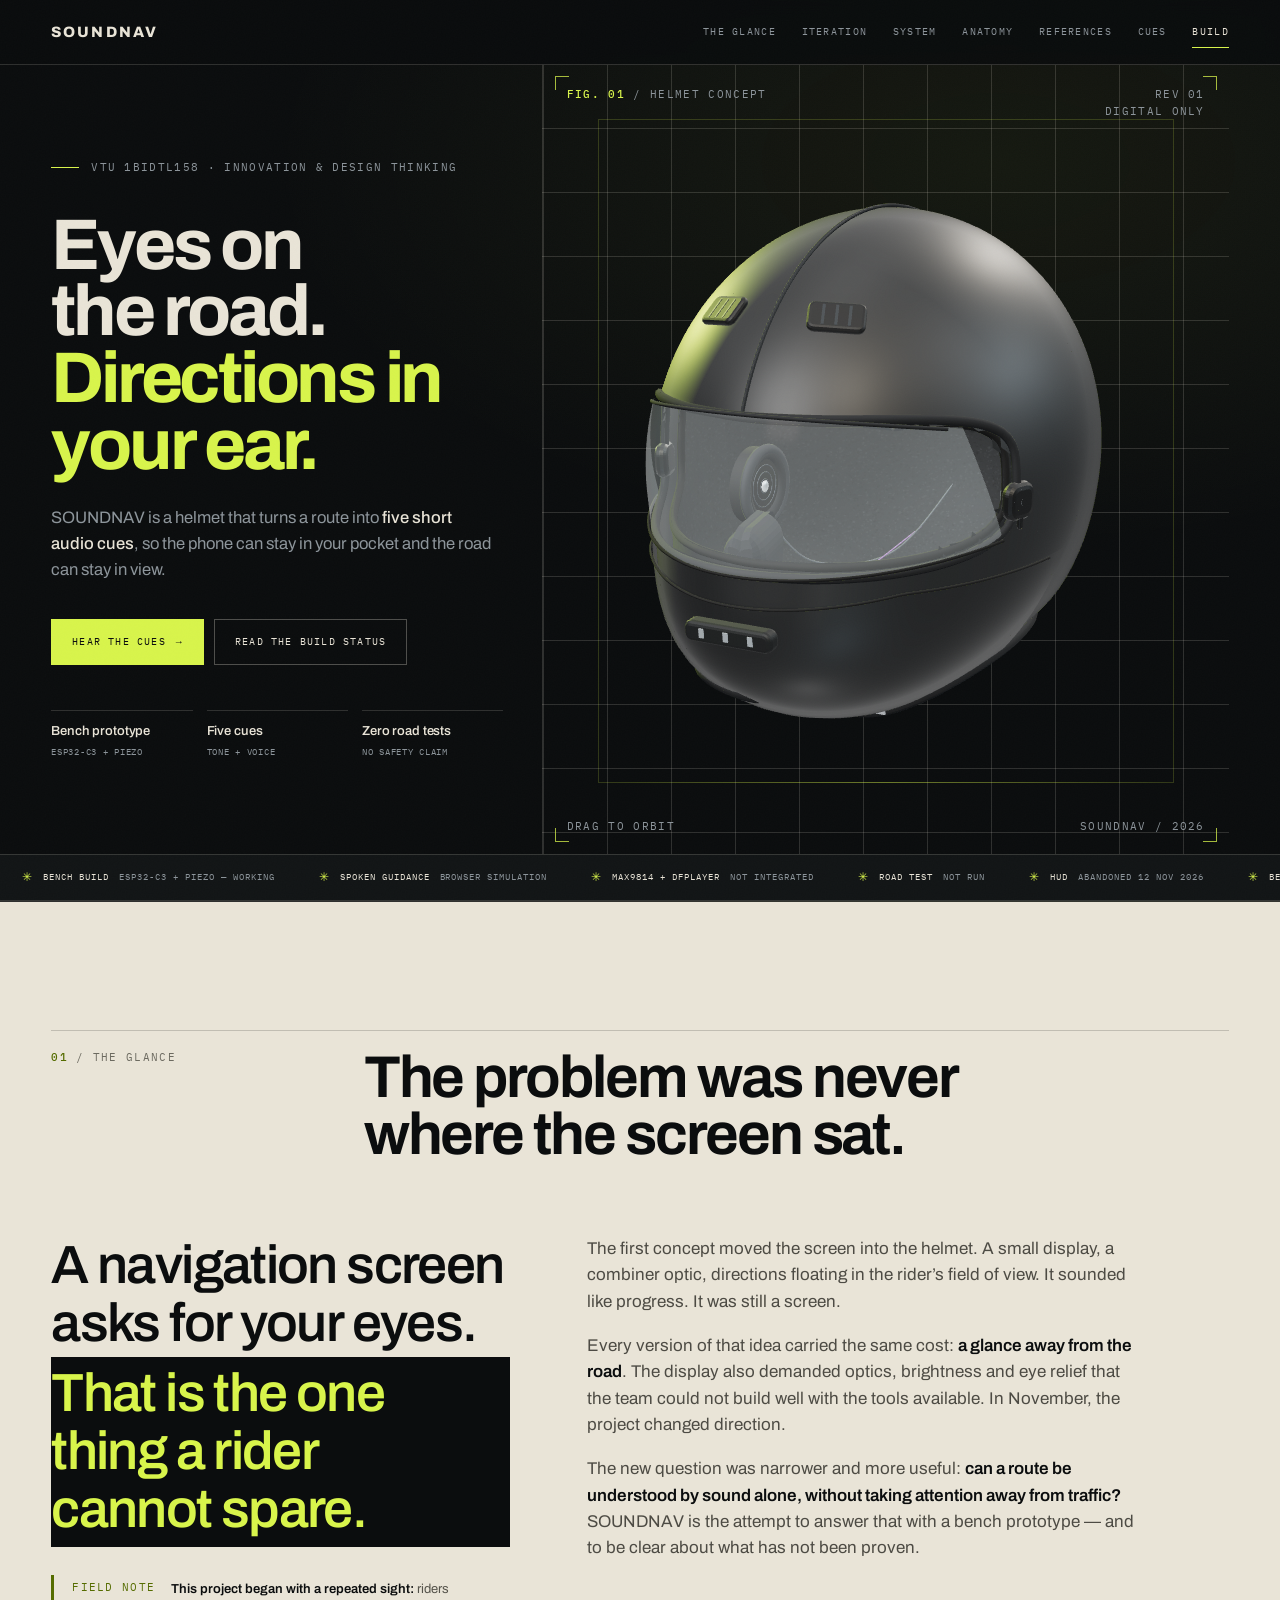
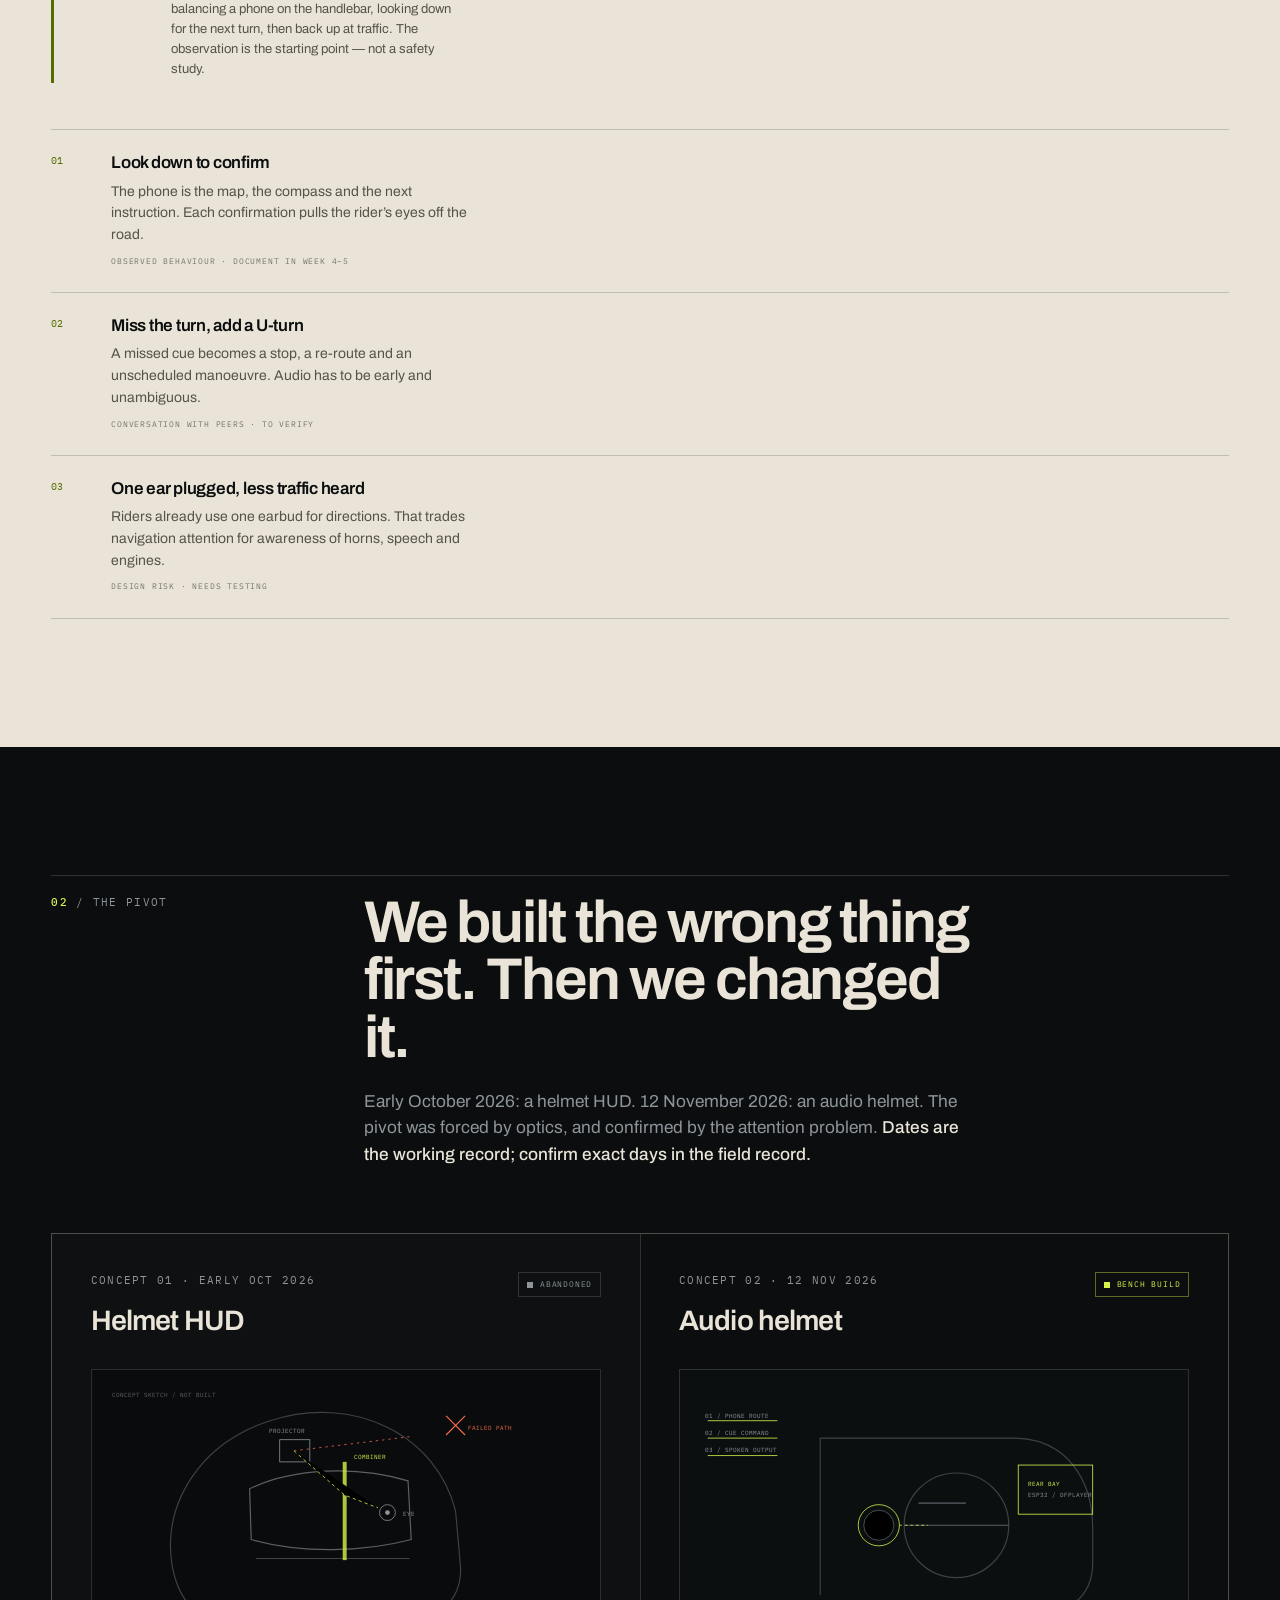
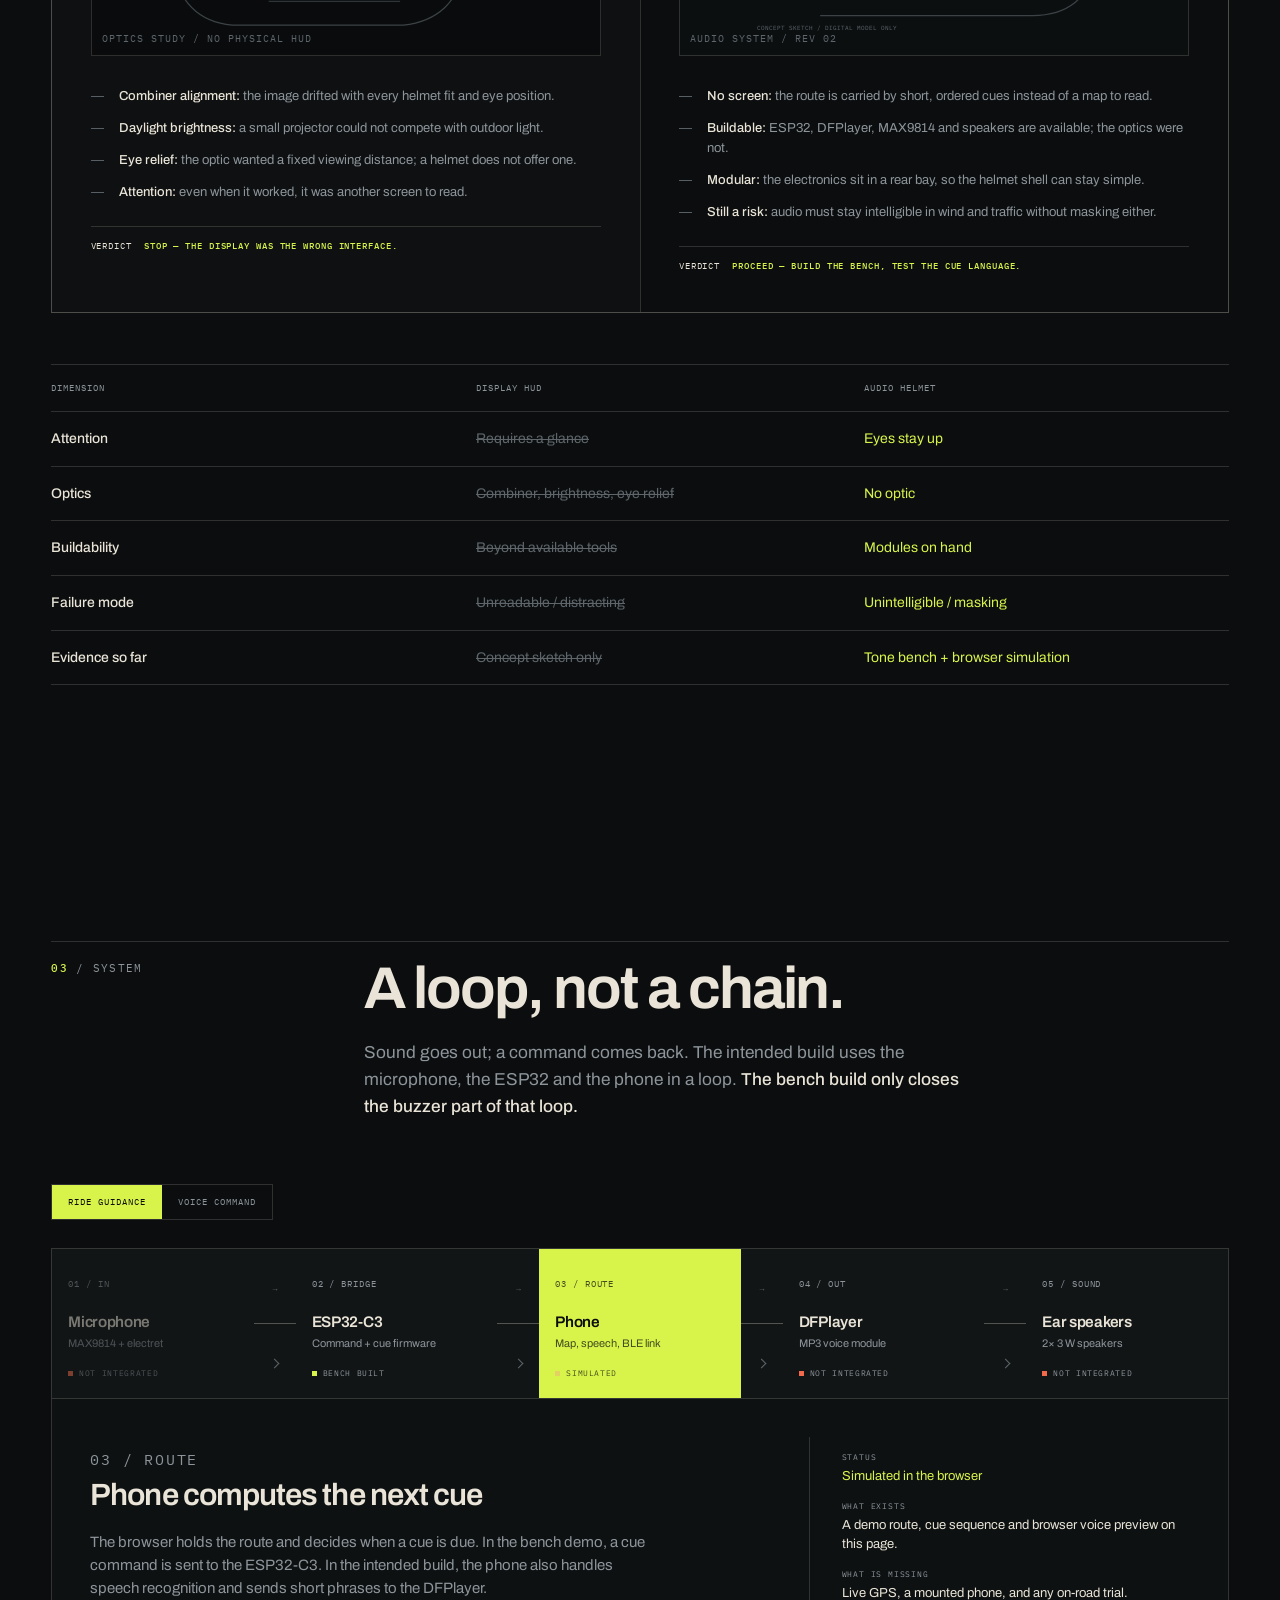
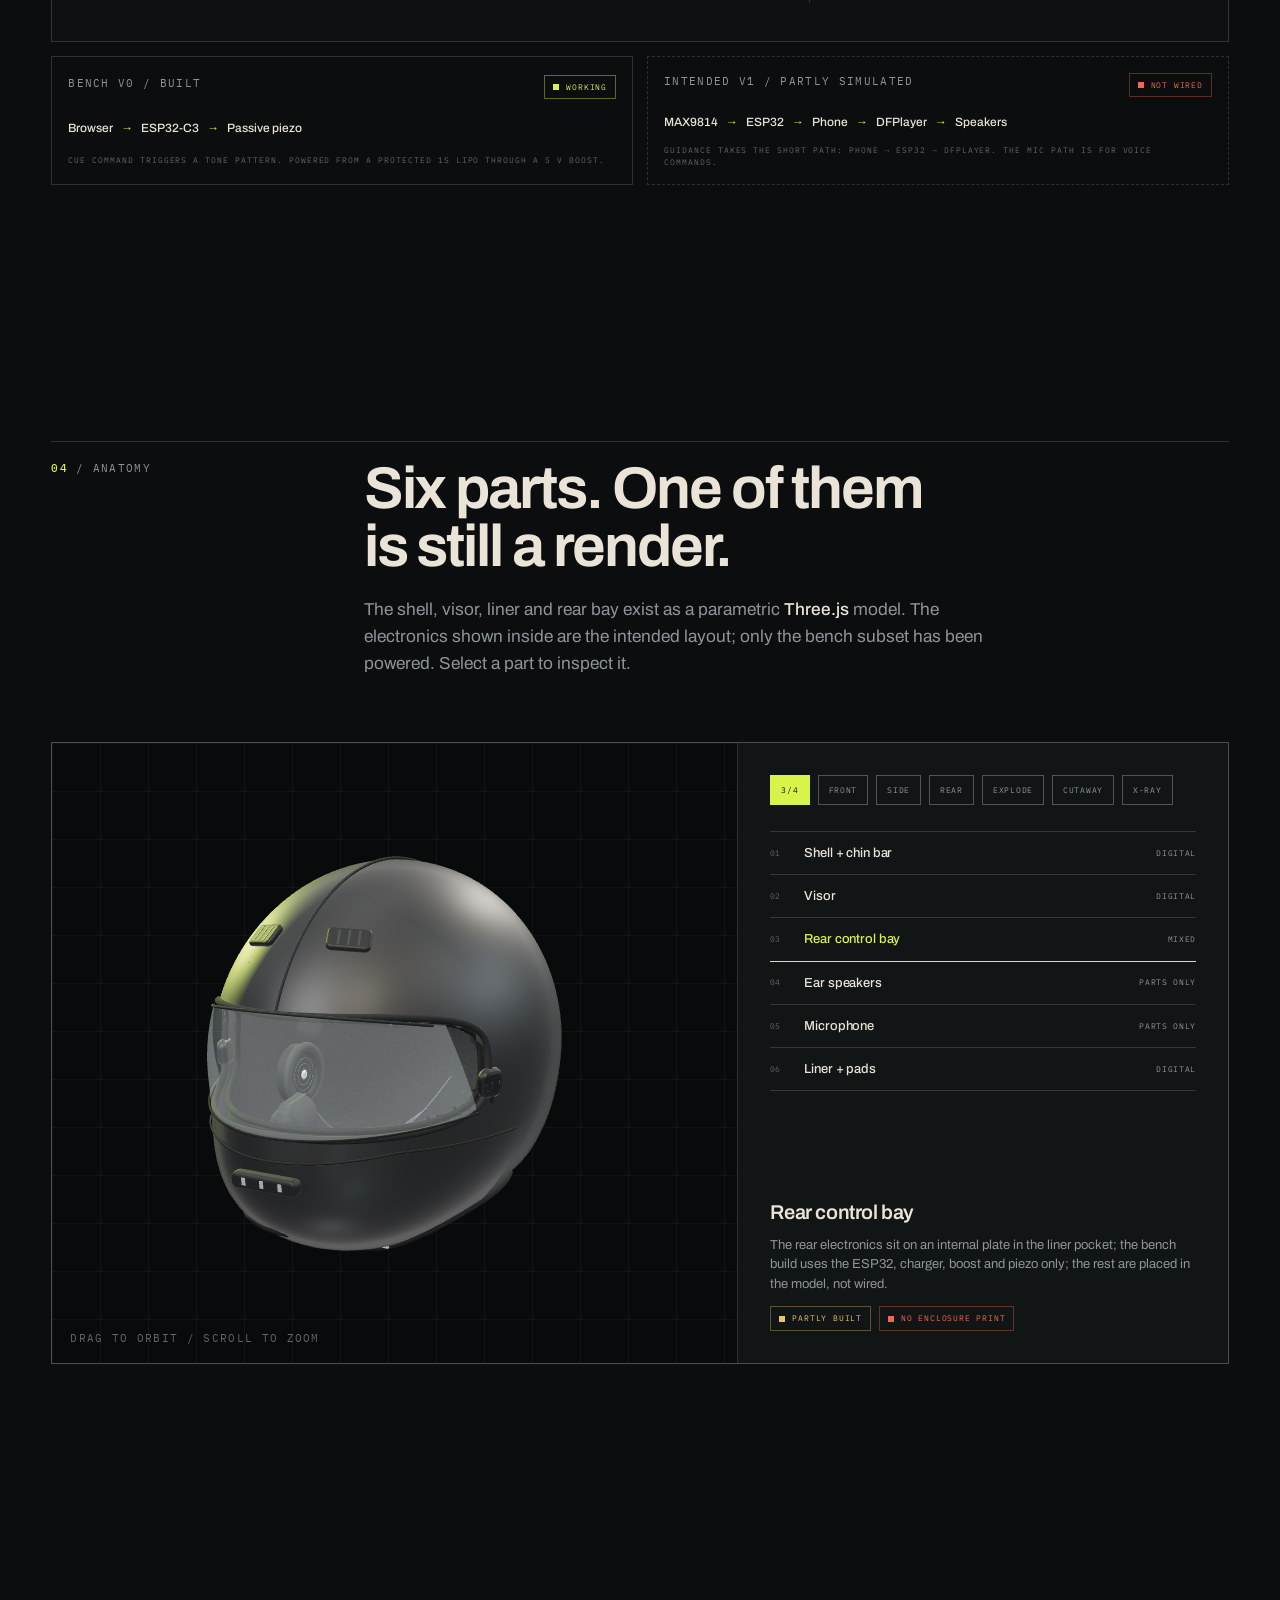
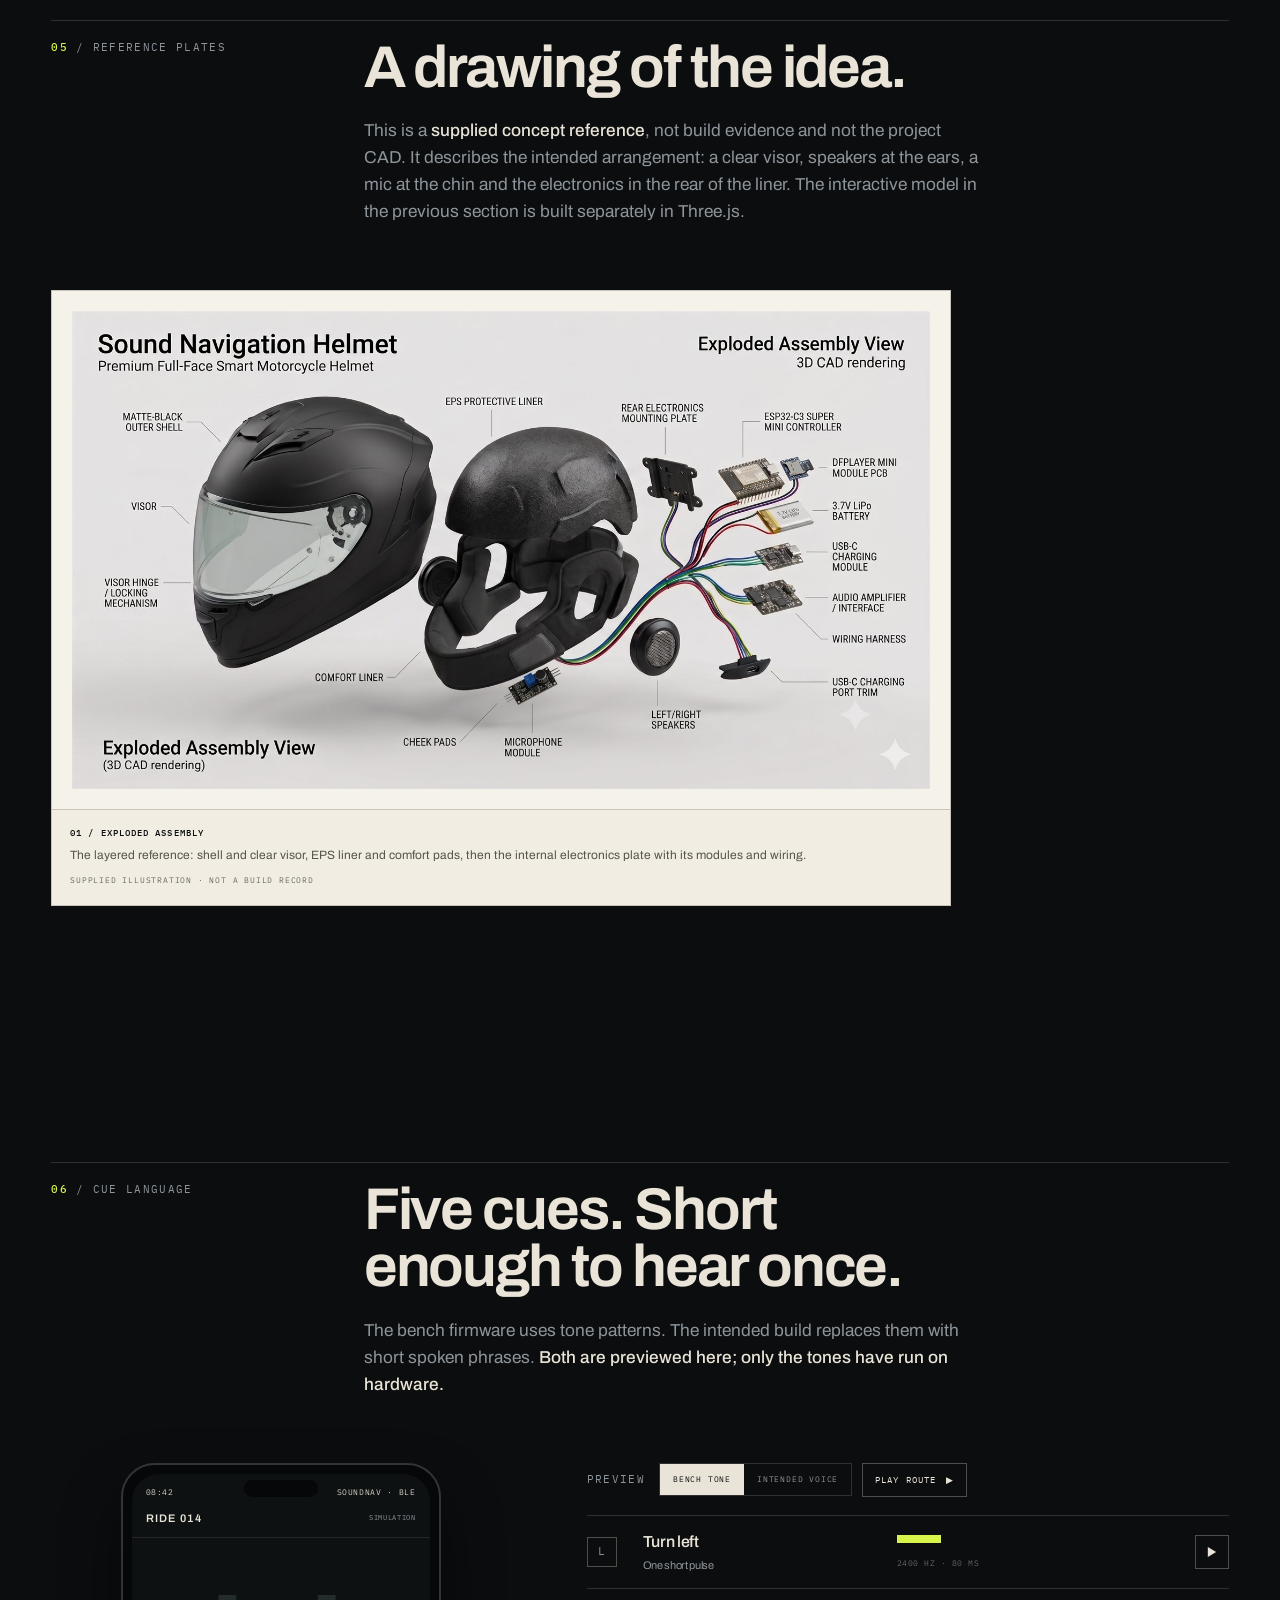
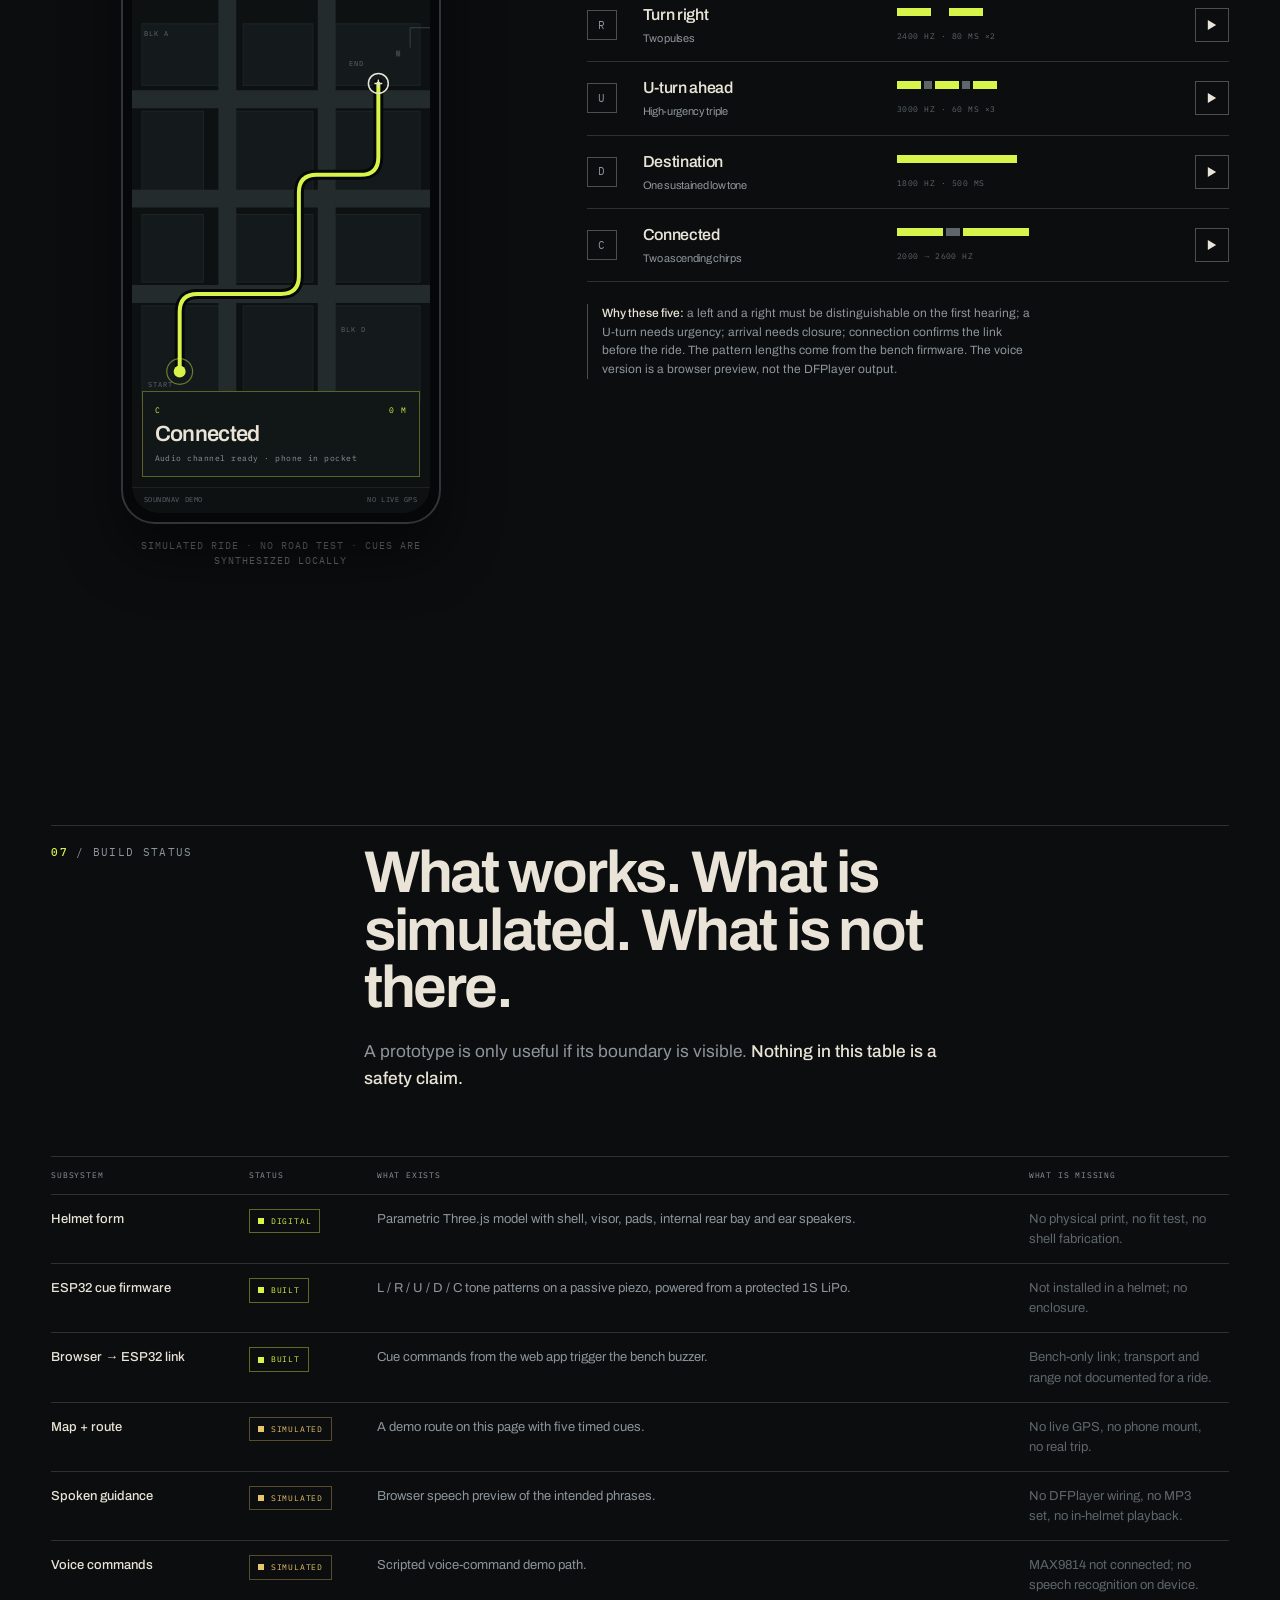
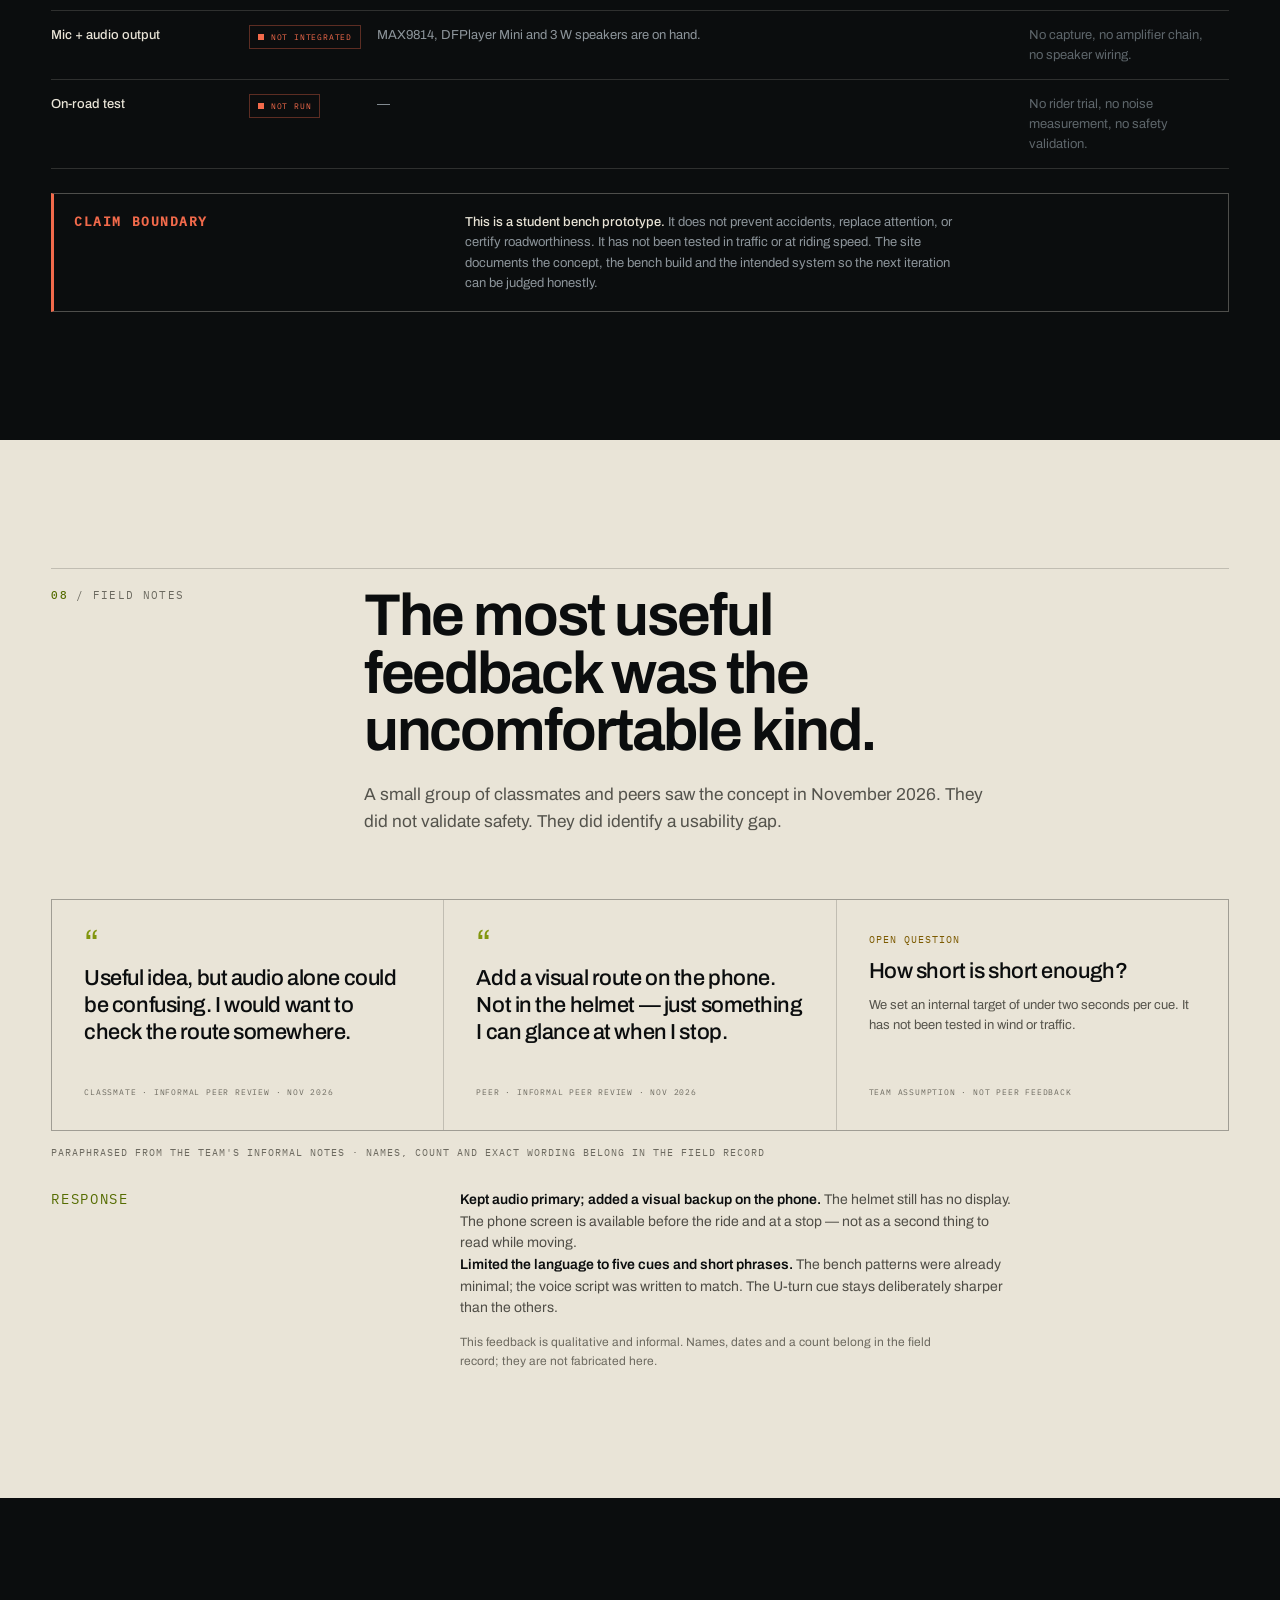
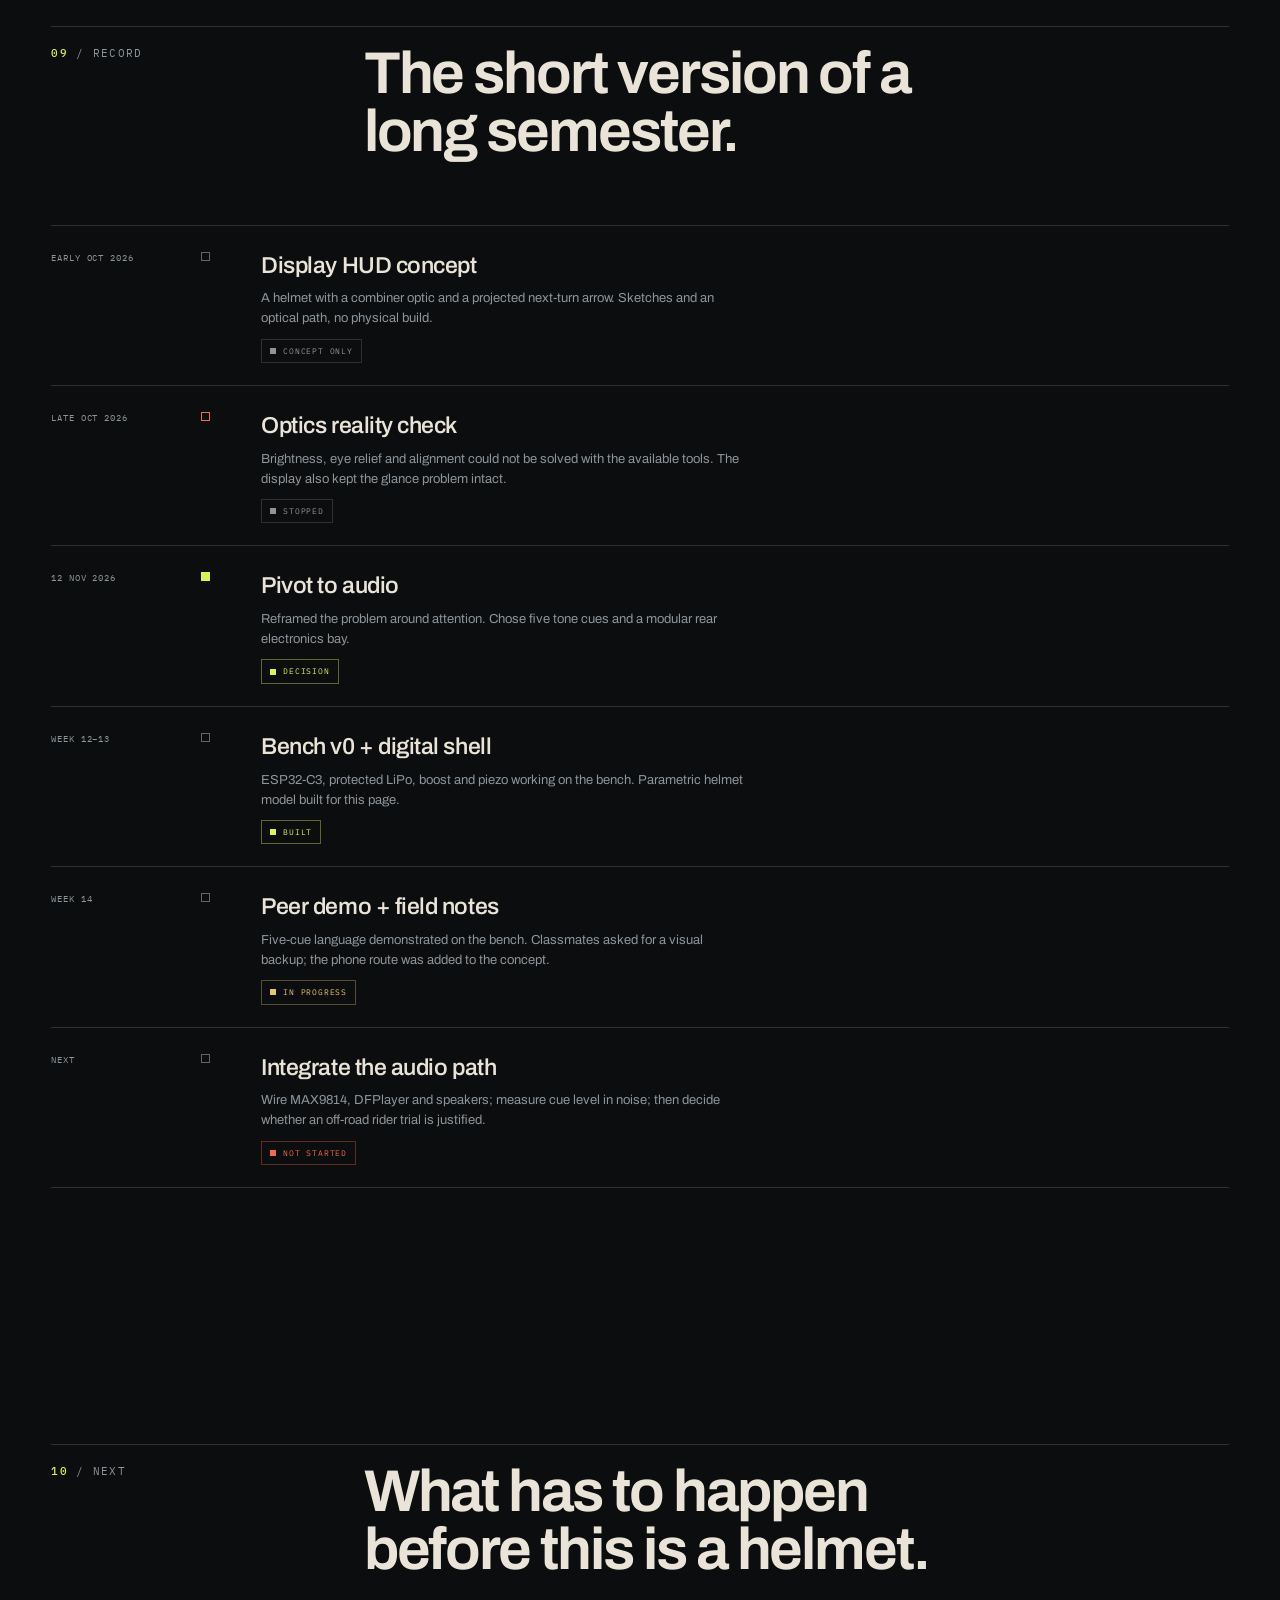
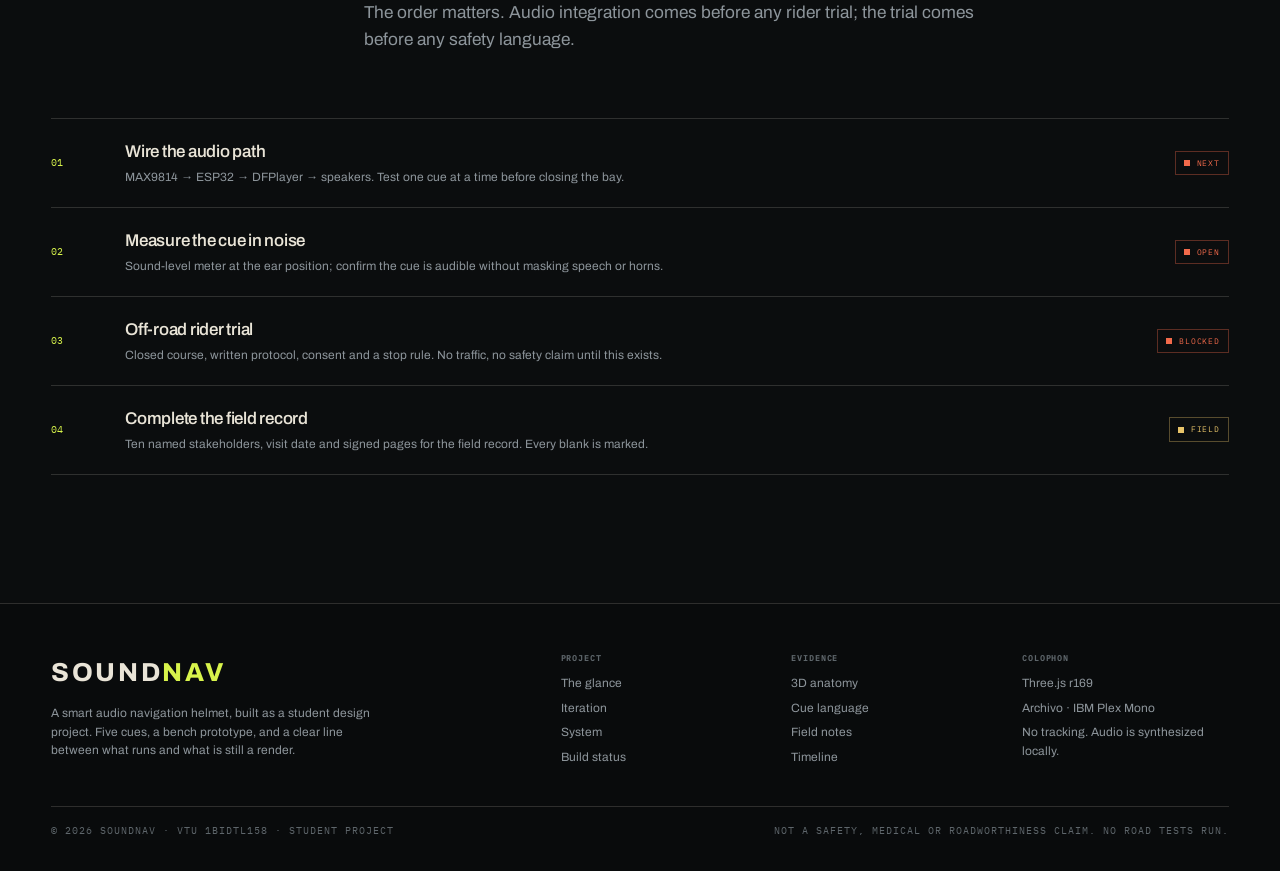
<file: index.html>
<!doctype html>
<html lang="en">
<head>
<meta charset="utf-8">
<meta name="viewport" content="width=device-width, initial-scale=1">
<title>SOUNDNAV — Smart Audio Navigation Helmet</title>
<meta name="description" content="SOUNDNAV is a student-built audio navigation helmet prototype: five short cues, eyes-up riding, and a bench build documented honestly.">
<meta name="theme-color" content="#0b0d0e">
<link rel="icon" href="data:image/svg+xml,%3Csvg xmlns='http://www.w3.org/2000/svg' viewBox='0 0 32 32'%3E%3Crect width='32' height='32' fill='%23d8f44b'/%3E%3Cg fill='%230b0d0e'%3E%3Crect x='7' y='13' width='3' height='6'/%3E%3Crect x='12.5' y='9' width='3' height='14'/%3E%3Crect x='18' y='5' width='3' height='22'/%3E%3Crect x='23.5' y='11' width='3' height='10'/%3E%3C/g%3E%3C/svg%3E">
<link rel="stylesheet" href="css/style.css">
<script>document.documentElement.classList.add("js");</script>
<script type="importmap">
{ "imports": { "three": "./vendor/three.module.js" } }
</script>
</head>
<body>
<a class="skip" href="#main">Skip to content</a>

<header class="site-head">
  <div class="wrap nav">
    <a class="brand" href="#top" aria-label="SOUNDNAV home">
      <span>SOUNDNAV</span>
    </a>
    <nav class="nav-links" id="nav-links" aria-label="Primary">
      <a href="#glance">The glance</a>
      <a href="#iteration">Iteration</a>
      <a href="#system">System</a>
      <a href="#anatomy">Anatomy</a>
      <a href="#references">References</a>
      <a href="#cues">Cues</a>
      <a href="#status">Build</a>
    </nav>
    <button class="nav-toggle" type="button" aria-expanded="false" aria-controls="nav-links" id="nav-toggle">
      <span aria-hidden="true"></span> Menu
    </button>
  </div>
</header>

<main id="main">

  <!-- ================= HERO ================= -->
  <section class="hero" id="top" aria-labelledby="hero-title">
    <div class="wrap hero-grid">
      <div class="hero-copy">
        <p class="mono hero-eyebrow">VTU 1BIDTL158 · Innovation &amp; Design Thinking</p>
        <h1 id="hero-title">Eyes on the road.<br><em>Directions in your ear.</em></h1>
        <p class="hero-sub">
          SOUNDNAV is a helmet that turns a route into <strong>five short audio cues</strong>, so the phone can stay in your pocket and the road can stay in view.
        </p>
        <div class="hero-ctas">
          <a class="btn btn--hi" href="#cues">Hear the cues <span aria-hidden="true">→</span></a>
          <a class="btn" href="#status">Read the build status</a>
        </div>
        <div class="hero-meta" aria-label="Project facts">
          <div><b>Bench prototype</b><span>ESP32-C3 + piezo</span></div>
          <div><b>Five cues</b><span>Tone + voice</span></div>
          <div><b>Zero road tests</b><span>No safety claim</span></div>
        </div>
      </div>

      <div class="hero-stage" aria-label="Interactive 3D concept model of the SOUNDNAV helmet">
        <div id="hero-viewer">
          <noscript><p class="mono" style="padding:24px;color:#8d959b">The 3D viewer needs JavaScript. The helmet is a digital concept model, not a physical build.</p></noscript>
        </div>
        <span class="stage-corner stage-corner--tl" aria-hidden="true"></span>
        <span class="stage-corner stage-corner--tr" aria-hidden="true"></span>
        <span class="stage-corner stage-corner--bl" aria-hidden="true"></span>
        <span class="stage-corner stage-corner--br" aria-hidden="true"></span>
        <p class="mono stage-tag stage-tag--tl"><b>FIG. 01</b> / HELMET CONCEPT</p>
        <p class="mono stage-tag stage-tag--tr">REV 01<br>DIGITAL ONLY</p>
        <p class="mono stage-tag stage-tag--bl">DRAG TO ORBIT</p>
        <p class="mono stage-tag stage-tag--br">SOUNDNAV / 2026</p>
      </div>
    </div>

    <div class="ticker" aria-label="Current project status">
      <div class="ticker-track">
        <div class="ticker-group">
          <span class="ticker-item"><b>Bench build</b> ESP32-C3 + piezo — working</span>
          <span class="ticker-item"><b>Spoken guidance</b> browser simulation</span>
          <span class="ticker-item"><b>MAX9814 + DFPlayer</b> not integrated</span>
          <span class="ticker-item"><b>Road test</b> not run</span>
          <span class="ticker-item"><b>HUD</b> abandoned 12 Nov 2026</span>
        </div>
        <div class="ticker-group" aria-hidden="true">
          <span class="ticker-item"><b>Bench build</b> ESP32-C3 + piezo — working</span>
          <span class="ticker-item"><b>Spoken guidance</b> browser simulation</span>
          <span class="ticker-item"><b>MAX9814 + DFPlayer</b> not integrated</span>
          <span class="ticker-item"><b>Road test</b> not run</span>
          <span class="ticker-item"><b>HUD</b> abandoned 12 Nov 2026</span>
        </div>
      </div>
    </div>
  </section>

  <!-- ================= GLANCE ================= -->
  <section class="section bone-section" id="glance" aria-labelledby="glance-title">
    <div class="wrap">
      <div class="section-head">
        <p class="mono label"><b>01</b> / The glance</p>
        <div>
          <h2 class="section-title" id="glance-title">The problem was never where the screen sat.</h2>
        </div>
      </div>

      <div class="glance-grid">
        <div>
          <p class="glance-quote">A navigation screen asks for your eyes. <em>That is the one thing a rider cannot spare.</em></p>
          <div class="field-note">
            <span class="mono" style="white-space:nowrap;color:#556c00">Field note</span>
            <p><b>This project began with a repeated sight:</b> riders balancing a phone on the handlebar, looking down for the next turn, then back up at traffic. The observation is the starting point — not a safety study.</p>
          </div>
        </div>
        <div class="glance-body">
          <p>The first concept moved the screen into the helmet. A small display, a combiner optic, directions floating in the rider’s field of view. It sounded like progress. It was still a screen.</p>
          <p>Every version of that idea carried the same cost: <strong>a glance away from the road</strong>. The display also demanded optics, brightness and eye relief that the team could not build well with the tools available. In November, the project changed direction.</p>
          <p>The new question was narrower and more useful: <strong>can a route be understood by sound alone, without taking attention away from traffic?</strong> SOUNDNAV is the attempt to answer that with a bench prototype — and to be clear about what has not been proven.</p>
        </div>
      </div>

      <div class="observations" style="margin-top:46px">
        <div class="observation">
          <span class="n">01</span>
          <div>
            <b>Look down to confirm</b>
            <p>The phone is the map, the compass and the next instruction. Each confirmation pulls the rider’s eyes off the road.</p>
            <span class="src">Observed behaviour · document in Week 4–5</span>
          </div>
        </div>
        <div class="observation">
          <span class="n">02</span>
          <div>
            <b>Miss the turn, add a U-turn</b>
            <p>A missed cue becomes a stop, a re-route and an unscheduled manoeuvre. Audio has to be early and unambiguous.</p>
            <span class="src">Conversation with peers · to verify</span>
          </div>
        </div>
        <div class="observation">
          <span class="n">03</span>
          <div>
            <b>One ear plugged, less traffic heard</b>
            <p>Riders already use one earbud for directions. That trades navigation attention for awareness of horns, speech and engines.</p>
            <span class="src">Design risk · needs testing</span>
          </div>
        </div>
      </div>
    </div>
  </section>

  <!-- ================= ITERATION ================= -->
  <section class="section" id="iteration" aria-labelledby="iteration-title">
    <div class="wrap">
      <div class="section-head">
        <p class="mono label"><b>02</b> / The pivot</p>
        <div>
          <h2 class="section-title" id="iteration-title">We built the wrong thing first. Then we changed it.</h2>
          <p class="section-intro">Early October 2026: a helmet HUD. 12 November 2026: an audio helmet. The pivot was forced by optics, and confirmed by the attention problem. <strong>Dates are the working record; confirm exact days in the field record.</strong></p>
        </div>
      </div>

      <div class="pivot-grid">
        <article class="iteration iteration--dead reveal">
          <div class="iteration-head">
            <div>
              <p class="mono iteration-kicker">Concept 01 · early Oct 2026</p>
              <h3>Helmet HUD</h3>
            </div>
            <span class="tag tag--dead">Abandoned</span>
          </div>

          <div class="iteration-figure">
            <svg viewBox="0 0 640 360" role="img" aria-label="Side-view concept sketch of a helmet display: projector, combiner and eye, with a failed optical path marked in red">
              <g fill="none" stroke="#3c4245" stroke-width="1.5">
                <path d="M100 246C88 168 136 92 224 64C330 30 434 82 458 178L464 246C468 292 432 318 392 322L176 322C132 318 108 292 100 246Z"/>
                <path d="M198 150C252 124 332 120 398 140L402 214C342 230 264 232 200 214Z" stroke="#596165"/>
                <path d="M206 238L400 238"/>
                <path d="M222 292L388 292" stroke="#2f3436"/>
              </g>
              <rect x="236" y="88" width="38" height="28" fill="none" stroke="#8d959b"/>
              <text x="222" y="80" fill="#8d959b" font-family="IBM Plex Mono, monospace" font-size="8">PROJECTOR</text>
              <path d="M318 116L318 240" stroke="#d8f44b" stroke-width="5" opacity=".8"/>
              <text x="330" y="112" fill="#d8f44b" font-family="IBM Plex Mono, monospace" font-size="8">COMBINER</text>
              <circle cx="372" cy="180" r="10" fill="none" stroke="#8d959b"/>
              <circle cx="372" cy="180" r="3" fill="#8d959b"/>
              <text x="392" y="184" fill="#8d959b" font-family="IBM Plex Mono, monospace" font-size="8">EYE</text>
              <path d="M254 102L318 158L360 174" stroke="#d8f44b" stroke-dasharray="4 4"/>
              <path d="M254 102L402 84" stroke="#f26a4b" stroke-dasharray="3 5"/>
              <path d="M446 58L470 82M470 58L446 82" stroke="#f26a4b" stroke-width="1.5"/>
              <text x="474" y="76" fill="#f26a4b" font-family="IBM Plex Mono, monospace" font-size="8">FAILED PATH</text>
              <text x="24" y="34" fill="#5e666b" font-family="IBM Plex Mono, monospace" font-size="8">CONCEPT SKETCH / NOT BUILT</text>
            </svg>
            <span class="mono-xs fig-label">OPTICS STUDY / NO PHYSICAL HUD</span>
          </div>

          <ul class="iteration-list">
            <li><span><b>Combiner alignment:</b> the image drifted with every helmet fit and eye position.</span></li>
            <li><span><b>Daylight brightness:</b> a small projector could not compete with outdoor light.</span></li>
            <li><span><b>Eye relief:</b> the optic wanted a fixed viewing distance; a helmet does not offer one.</span></li>
            <li><span><b>Attention:</b> even when it worked, it was another screen to read.</span></li>
          </ul>
          <div class="verdict">Verdict <strong>STOP — the display was the wrong interface.</strong></div>
        </article>

        <article class="iteration reveal">
          <div class="iteration-head">
            <div>
              <p class="mono iteration-kicker">Concept 02 · 12 Nov 2026</p>
              <h3>Audio helmet</h3>
            </div>
            <span class="tag tag--built">Bench build</span>
          </div>

          <div class="iteration-figure" style="background:#0b0f10">
            <svg viewBox="0 0 640 360" role="img" aria-label="Concept sketch of the audio helmet: route on a phone, a rear control bay, ear speakers and a five-cue language">
              <g fill="none" stroke="#3c4245" stroke-width="1.5">
                <path d="M176 86L176 284M176 86L420 86C488 86 520 140 520 200L520 244C520 288 486 310 444 310L176 310"/>
                <circle cx="348" cy="196" r="66"/>
                <path d="M282 196L414 196" stroke="#596165"/>
                <path d="M300 168L360 168" stroke="#596165"/>
              </g>
              <rect x="426" y="120" width="94" height="62" fill="none" stroke="#d8f44b"/>
              <text x="438" y="146" fill="#d8f44b" font-family="IBM Plex Mono, monospace" font-size="8">REAR BAY</text>
              <text x="438" y="160" fill="#8d959b" font-family="IBM Plex Mono, monospace" font-size="7">ESP32 / DFPLAYER</text>
              <circle cx="250" cy="196" r="26" fill="none" stroke="#d8f44b"/>
              <circle cx="250" cy="196" r="19" stroke="#596165"/>
              <path d="M276 196L312 196" stroke="#d8f44b" stroke-dasharray="3 4"/>
              <text x="96" y="328" fill="#5e666b" font-family="IBM Plex Mono, monospace" font-size="8">CONCEPT SKETCH / DIGITAL MODEL ONLY</text>
              <g fill="#8d959b" font-family="IBM Plex Mono, monospace" font-size="7">
                <text x="30" y="60">01 / PHONE ROUTE</text>
                <text x="30" y="82">02 / CUE COMMAND</text>
                <text x="30" y="104">03 / SPOKEN OUTPUT</text>
              </g>
              <g stroke="#d8f44b" stroke-width="1">
                <path d="M122 64H34"/><path d="M122 86H34"/><path d="M122 108H34"/>
              </g>
            </svg>
            <span class="mono-xs fig-label">AUDIO SYSTEM / REV 02</span>
          </div>

          <ul class="iteration-list">
            <li><span><b>No screen:</b> the route is carried by short, ordered cues instead of a map to read.</span></li>
            <li><span><b>Buildable:</b> ESP32, DFPlayer, MAX9814 and speakers are available; the optics were not.</span></li>
            <li><span><b>Modular:</b> the electronics sit in a rear bay, so the helmet shell can stay simple.</span></li>
            <li><span><b>Still a risk:</b> audio must stay intelligible in wind and traffic without masking either.</span></li>
          </ul>
          <div class="verdict">Verdict <strong>PROCEED — build the bench, test the cue language.</strong></div>
        </article>
      </div>

      <div class="decision-table" role="table" aria-label="Display versus audio decision record">
        <div class="decision-row decision-row--head" role="row">
          <span role="columnheader">Dimension</span><span role="columnheader">Display HUD</span><span role="columnheader">Audio helmet</span>
        </div>
        <div class="decision-row" role="row"><b role="cell">Attention</b><span class="no" role="cell">Requires a glance</span><span class="yes" role="cell">Eyes stay up</span></div>
        <div class="decision-row" role="row"><b role="cell">Optics</b><span class="no" role="cell">Combiner, brightness, eye relief</span><span class="yes" role="cell">No optic</span></div>
        <div class="decision-row" role="row"><b role="cell">Buildability</b><span class="no" role="cell">Beyond available tools</span><span class="yes" role="cell">Modules on hand</span></div>
        <div class="decision-row" role="row"><b role="cell">Failure mode</b><span class="no" role="cell">Unreadable / distracting</span><span class="yes" role="cell">Unintelligible / masking</span></div>
        <div class="decision-row" role="row"><b role="cell">Evidence so far</b><span class="no" role="cell">Concept sketch only</span><span class="yes" role="cell">Tone bench + browser simulation</span></div>
      </div>
    </div>
  </section>

  <!-- ================= SYSTEM ================= -->
  <section class="section" id="system" aria-labelledby="system-title">
    <div class="wrap">
      <div class="section-head">
        <p class="mono label"><b>03</b> / System</p>
        <div>
          <h2 class="section-title" id="system-title">A loop, not a chain.</h2>
          <p class="section-intro">Sound goes out; a command comes back. The intended build uses the microphone, the ESP32 and the phone in a loop. <strong>The bench build only closes the buzzer part of that loop.</strong></p>
        </div>
      </div>

      <div class="system-tabs" role="tablist" aria-label="Signal path">
        <button class="system-tab" type="button" role="tab" id="tab-guidance" aria-selected="true" aria-controls="system-detail" data-flow="guidance">Ride guidance</button>
        <button class="system-tab" type="button" role="tab" id="tab-voice" aria-selected="false" aria-controls="system-detail" data-flow="voice">Voice command</button>
      </div>

      <div class="pipeline" id="pipeline" role="group" aria-label="Audio system signal path">
        <button class="node is-idle" type="button" data-node="mic" aria-pressed="false">
          <span class="node-idx">01 / IN</span>
          <span class="node-name">Microphone</span>
          <span class="node-part">MAX9814 + electret</span>
          <span class="node-status is-none">Not integrated</span>
        </button>
        <span class="node-link" aria-hidden="true"><span>→</span></span>
        <button class="node" type="button" data-node="esp32" aria-pressed="false">
          <span class="node-idx">02 / BRIDGE</span>
          <span class="node-name">ESP32-C3</span>
          <span class="node-part">Command + cue firmware</span>
          <span class="node-status is-built">Bench built</span>
        </button>
        <span class="node-link" aria-hidden="true"><span>→</span></span>
        <button class="node" type="button" data-node="phone" aria-pressed="true">
          <span class="node-idx">03 / ROUTE</span>
          <span class="node-name">Phone</span>
          <span class="node-part">Map, speech, BLE link</span>
          <span class="node-status is-sim">Simulated</span>
        </button>
        <span class="node-link" aria-hidden="true"><span>→</span></span>
        <button class="node" type="button" data-node="dfplayer" aria-pressed="false">
          <span class="node-idx">04 / OUT</span>
          <span class="node-name">DFPlayer</span>
          <span class="node-part">MP3 voice module</span>
          <span class="node-status is-none">Not integrated</span>
        </button>
        <span class="node-link" aria-hidden="true"><span>→</span></span>
        <button class="node" type="button" data-node="speakers" aria-pressed="false">
          <span class="node-idx">05 / SOUND</span>
          <span class="node-name">Ear speakers</span>
          <span class="node-part">2× 3 W speakers</span>
          <span class="node-status is-none">Not integrated</span>
        </button>
      </div>

      <div class="system-detail" id="system-detail" role="region" aria-live="polite">
        <div>
          <p class="mono steel" id="detail-kicker">03 / ROUTE</p>
          <h3 id="detail-title">Phone computes the next cue</h3>
          <p id="detail-copy">The browser holds the route and decides when a cue is due. In the bench demo, a cue command is sent to the ESP32-C3. In the intended build, the phone also handles speech recognition and sends short phrases to the DFPlayer.</p>
        </div>
        <div class="detail-side">
          <dl>
            <dt>Status</dt>
            <dd class="hi" id="detail-status">Simulated in the browser</dd>
            <dt>What exists</dt>
            <dd id="detail-exists">A demo route, cue sequence and browser voice preview on this page.</dd>
            <dt>What is missing</dt>
            <dd id="detail-missing">Live GPS, a mounted phone, and any on-road trial.</dd>
          </dl>
        </div>
      </div>

      <div class="system-strips">
        <div class="strip">
          <div class="strip-label"><span class="mono">Bench v0 / built</span><span class="tag tag--built">Working</span></div>
          <b>Browser</b><span class="arrow">→</span><b>ESP32-C3</b><span class="arrow">→</span><b>Passive piezo</b>
          <p class="mono" style="width:100%;margin-top:4px;color:var(--steel-2);font-size:8px">Cue command triggers a tone pattern. Powered from a protected 1S LiPo through a 5 V boost.</p>
        </div>
        <div class="strip strip--dash">
          <div class="strip-label"><span class="mono">Intended v1 / partly simulated</span><span class="tag tag--none">Not wired</span></div>
          <b>MAX9814</b><span class="arrow">→</span><b>ESP32</b><span class="arrow">→</span><b>Phone</b><span class="arrow">→</span><b>DFPlayer</b><span class="arrow">→</span><b>Speakers</b>
          <p class="mono" style="width:100%;margin-top:4px;color:var(--steel-2);font-size:8px">Guidance takes the short path: phone → ESP32 → DFPlayer. The mic path is for voice commands.</p>
        </div>
      </div>
    </div>
  </section>

  <!-- ================= ANATOMY ================= -->
  <section class="section" id="anatomy" aria-labelledby="anatomy-title">
    <div class="wrap">
      <div class="section-head">
        <p class="mono label"><b>04</b> / Anatomy</p>
        <div>
          <h2 class="section-title" id="anatomy-title">Six parts. One of them is still a render.</h2>
          <p class="section-intro">The shell, visor, liner and rear bay exist as a parametric <strong>Three.js</strong> model. The electronics shown inside are the intended layout; only the bench subset has been powered. Select a part to inspect it.</p>
        </div>
      </div>

      <div class="anatomy-grid">
        <div class="anatomy-stage">
          <div id="anatomy-viewer" aria-label="Interactive exploded 3D model of the SOUNDNAV helmet. Use the part list for a text description."></div>
          <p class="mono stage-hint">DRAG TO ORBIT / SCROLL TO ZOOM</p>
        </div>
        <div class="anatomy-panel">
          <div class="control-row" aria-label="Model controls">
            <button class="control" type="button" data-view="three" aria-pressed="true">3/4</button>
            <button class="control" type="button" data-view="front">Front</button>
            <button class="control" type="button" data-view="side">Side</button>
            <button class="control" type="button" data-view="rear">Rear</button>
            <button class="control" type="button" id="btn-explode" aria-pressed="false">Explode</button>
            <button class="control" type="button" id="btn-cutaway" aria-pressed="false">Cutaway</button>
            <button class="control" type="button" id="btn-ghost" aria-pressed="false">X-ray</button>
          </div>

          <ul class="parts" aria-label="Helmet parts">
            <li><button class="part-btn" type="button" data-part="shell" aria-pressed="false"><span>01</span><b>Shell + chin bar</b><em>Digital</em></button></li>
            <li><button class="part-btn" type="button" data-part="visor" aria-pressed="false"><span>02</span><b>Visor</b><em>Digital</em></button></li>
            <li><button class="part-btn" type="button" data-part="bay" aria-pressed="true"><span>03</span><b>Rear control bay</b><em>Mixed</em></button></li>
            <li><button class="part-btn" type="button" data-part="audio" aria-pressed="false"><span>04</span><b>Ear speakers</b><em>Parts only</em></button></li>
            <li><button class="part-btn" type="button" data-part="mic" aria-pressed="false"><span>05</span><b>Microphone</b><em>Parts only</em></button></li>
            <li><button class="part-btn" type="button" data-part="pads" aria-pressed="false"><span>06</span><b>Liner + pads</b><em>Digital</em></button></li>
          </ul>

          <div class="part-detail" aria-live="polite">
            <h3 id="part-title">Rear control bay</h3>
            <p id="part-copy">The rear electronics sit on an internal plate in the liner pocket; the bench build uses the ESP32, charger, boost and piezo only; the rest are placed in the model, not wired.</p>
            <div class="part-meta">
              <span class="tag tag--sim" id="part-status">Partly built</span>
              <span class="tag tag--none" id="part-extra">No enclosure print</span>
            </div>
          </div>
        </div>
      </div>
    </div>
  </section>

  <!-- ================= REFERENCE PLATES ================= -->
  <section class="section" id="references" aria-labelledby="references-title">
    <div class="wrap">
      <div class="section-head">
        <p class="mono label"><b>05</b> / Reference plates</p>
        <div>
          <h2 class="section-title" id="references-title">A drawing of the idea.</h2>
          <p class="section-intro">This is a <strong>supplied concept reference</strong>, not build evidence and not the project CAD. It describes the intended arrangement: a clear visor, speakers at the ears, a mic at the chin and the electronics in the rear of the liner. The interactive model in the previous section is built separately in Three.js.</p>
        </div>
      </div>
      <div class="plate-grid">
        <figure class="plate">
          <div class="plate-frame">
            <img src="assets/concept-exploded.jpg" alt="Exploded full-face helmet concept: matte black shell, clear visor, visor hinge, EPS protective liner, comfort liner, cheek pads, microphone module, speakers, rear electronics mounting plate, ESP32-C3, DFPlayer Mini, LiPo battery, USB-C charging module, amplifier, wiring harness and charging port" width="1600" height="1067">
          </div>
          <figcaption>
            <b>01 / Exploded assembly</b>
            <span>The layered reference: shell and clear visor, EPS liner and comfort pads, then the internal electronics plate with its modules and wiring.</span>
            <em>Supplied illustration · not a build record</em>
          </figcaption>
        </figure>
      </div>
    </div>
  </section>

  <!-- ================= CUES ================= -->
  <section class="section" id="cues" aria-labelledby="cues-title">
    <div class="wrap">
      <div class="section-head">
        <p class="mono label"><b>06</b> / Cue language</p>
        <div>
          <h2 class="section-title" id="cues-title">Five cues. Short enough to hear once.</h2>
          <p class="section-intro">The bench firmware uses tone patterns. The intended build replaces them with short spoken phrases. <strong>Both are previewed here; only the tones have run on hardware.</strong></p>
        </div>
      </div>

      <div class="cues-grid">
        <div class="phone-wrap">
          <div class="phone" aria-label="Simulated phone navigation screen">
            <div class="phone-screen">
              <div class="phone-top"><span>08:42</span><span>SOUNDNAV · BLE</span></div>
              <div class="phone-head"><b>RIDE 014</b><span>SIMULATION</span></div>
              <div class="phone-map">
                <svg viewBox="0 0 300 420" role="img" aria-label="Stylised map with a highlighted route from start to destination">
                  <rect width="300" height="420" fill="#0d1112"/>
                  <g fill="#141a1b" stroke="#1d2426" stroke-width="1">
                    <rect x="10" y="20" width="82" height="62"/><rect x="112" y="20" width="70" height="62"/><rect x="202" y="20" width="88" height="62"/>
                    <rect x="10" y="108" width="62" height="80"/><rect x="92" y="108" width="90" height="80"/><rect x="202" y="108" width="88" height="80"/>
                    <rect x="10" y="212" width="62" height="68"/><rect x="92" y="212" width="90" height="68"/><rect x="202" y="212" width="88" height="68"/>
                    <rect x="10" y="304" width="82" height="96"/><rect x="112" y="304" width="70" height="96"/><rect x="202" y="304" width="88" height="96"/>
                  </g>
                  <g stroke="#242b2d" stroke-width="18" stroke-linecap="square">
                    <path d="M96 0V420"/><path d="M0 196H300"/><path d="M0 292H300"/><path d="M196 0V420"/><path d="M0 96H300"/>
                  </g>
                  <path d="M48 370V310Q48 292 66 292H150Q168 292 168 274V190Q168 172 186 172H230Q248 172 248 154V80" fill="none" stroke="#050708" stroke-width="10" stroke-linecap="round"/>
                  <path id="route-path" d="M48 370V310Q48 292 66 292H150Q168 292 168 274V190Q168 172 186 172H230Q248 172 248 154V80" fill="none" stroke="#d8f44b" stroke-width="4" stroke-linecap="round"/>
                  <g>
                    <circle cx="48" cy="370" r="13" class="map-dot-ring"/>
                    <circle cx="48" cy="370" r="5" fill="#e9e4d7"/>
                    <circle id="route-dot" cx="48" cy="370" r="6" class="map-dot"/>
                    <circle cx="248" cy="80" r="10" fill="none" stroke="#e9e4d7" stroke-width="1.5"/>
                    <path d="M244 80H252M248 76V84" stroke="#e9e4d7" stroke-width="1.5"/>
                  </g>
                  <g fill="#5e666b" font-family="IBM Plex Mono, monospace" font-size="7" letter-spacing="1">
                    <text x="16" y="386">START</text>
                    <text x="218" y="62">END</text>
                    <text x="12" y="32">BLK A</text>
                    <text x="210" y="330">BLK D</text>
                  </g>
                  <g fill="none" stroke="#3a4143" stroke-width="1"><path d="M280 44V24H300"/><text x="266" y="52" fill="#8d959b" font-family="IBM Plex Mono, monospace" font-size="7">N</text></g>
                </svg>
                <div class="phone-cue" aria-live="polite">
                  <div class="pc-top"><span id="phone-code">C</span><span id="phone-distance">0 m</span></div>
                  <b id="phone-text">Connected</b>
                  <small id="phone-sub">Audio channel ready · phone in pocket</small>
                </div>
              </div>
              <div class="phone-foot"><span>SOUNDNAV DEMO</span><span>NO LIVE GPS</span></div>
            </div>
          </div>
          <p class="mono-xs phone-note">SIMULATED RIDE · NO ROAD TEST · CUES ARE SYNTHESIZED LOCALLY</p>
        </div>

        <div>
          <div class="cue-controls">
            <span class="mono steel" style="margin-right:4px">Preview</span>
            <div class="seg" role="group" aria-label="Cue preview mode">
              <button type="button" id="mode-tone" aria-pressed="true">Bench tone</button>
              <button type="button" id="mode-voice" aria-pressed="false">Intended voice</button>
            </div>
            <button class="btn btn--sm" type="button" id="play-route">Play route <span aria-hidden="true">▶</span></button>
            <button class="btn btn--sm btn--ghost" type="button" id="stop-route" hidden>Stop</button>
          </div>

          <div class="cue-list" id="cue-list">
            <button class="cue" type="button" data-cue="L">
              <span class="cue-code">L</span>
              <span class="cue-name">Turn left<small>One short pulse</small></span>
              <span class="cue-bars-wrap"><span class="cue-bars"><i class="on" style="width:44px"></i></span><span class="cue-pattern">2400 HZ · 80 MS</span></span>
              <span class="cue-play" aria-hidden="true"><svg viewBox="0 0 10 12" fill="currentColor"><path d="M0 0l10 6-10 6z"/></svg></span>
            </button>
            <button class="cue" type="button" data-cue="R">
              <span class="cue-code">R</span>
              <span class="cue-name">Turn right<small>Two pulses</small></span>
              <span class="cue-bars-wrap"><span class="cue-bars"><i class="on" style="width:34px"></i><i style="width:12px;background:transparent"></i><i class="on" style="width:34px"></i></span><span class="cue-pattern">2400 HZ · 80 MS ×2</span></span>
              <span class="cue-play" aria-hidden="true"><svg viewBox="0 0 10 12" fill="currentColor"><path d="M0 0l10 6-10 6z"/></svg></span>
            </button>
            <button class="cue" type="button" data-cue="U">
              <span class="cue-code">U</span>
              <span class="cue-name">U-turn ahead<small>High-urgency triple</small></span>
              <span class="cue-bars-wrap"><span class="cue-bars"><i class="on" style="width:24px"></i><i style="width:8px"></i><i class="on" style="width:24px"></i><i style="width:8px"></i><i class="on" style="width:24px"></i></span><span class="cue-pattern">3000 HZ · 60 MS ×3</span></span>
              <span class="cue-play" aria-hidden="true"><svg viewBox="0 0 10 12" fill="currentColor"><path d="M0 0l10 6-10 6z"/></svg></span>
            </button>
            <button class="cue" type="button" data-cue="D">
              <span class="cue-code">D</span>
              <span class="cue-name">Destination<small>One sustained low tone</small></span>
              <span class="cue-bars-wrap"><span class="cue-bars"><i class="on" style="width:120px"></i></span><span class="cue-pattern">1800 HZ · 500 MS</span></span>
              <span class="cue-play" aria-hidden="true"><svg viewBox="0 0 10 12" fill="currentColor"><path d="M0 0l10 6-10 6z"/></svg></span>
            </button>
            <button class="cue" type="button" data-cue="C">
              <span class="cue-code">C</span>
              <span class="cue-name">Connected<small>Two ascending chirps</small></span>
              <span class="cue-bars-wrap"><span class="cue-bars"><i class="on" style="width:46px"></i><i style="width:14px"></i><i class="on" style="width:66px"></i></span><span class="cue-pattern">2000 → 2600 HZ</span></span>
              <span class="cue-play" aria-hidden="true"><svg viewBox="0 0 10 12" fill="currentColor"><path d="M0 0l10 6-10 6z"/></svg></span>
            </button>
          </div>

          <p class="cue-note"><b>Why these five:</b> a left and a right must be distinguishable on the first hearing; a U-turn needs urgency; arrival needs closure; connection confirms the link before the ride. The pattern lengths come from the bench firmware. The voice version is a browser preview, not the DFPlayer output.</p>
          <p class="speech-warning" id="speech-warning">This browser has no speech synthesizer. Tone preview still works.</p>
        </div>
      </div>
    </div>
  </section>

  <!-- ================= STATUS ================= -->
  <section class="section" id="status" aria-labelledby="status-title">
    <div class="wrap">
      <div class="section-head">
        <p class="mono label"><b>07</b> / Build status</p>
        <div>
          <h2 class="section-title" id="status-title">What works. What is simulated. What is not there.</h2>
          <p class="section-intro">A prototype is only useful if its boundary is visible. <strong>Nothing in this table is a safety claim.</strong></p>
        </div>
      </div>

      <div class="table-scroll">
        <table class="status-table">
          <thead>
            <tr><th scope="col">Subsystem</th><th scope="col">Status</th><th scope="col">What exists</th><th scope="col">What is missing</th></tr>
          </thead>
          <tbody>
            <tr><td>Helmet form</td><td><span class="tag tag--built">Digital</span></td><td>Parametric Three.js model with shell, visor, pads, internal rear bay and ear speakers.</td><td>No physical print, no fit test, no shell fabrication.</td></tr>
            <tr><td>ESP32 cue firmware</td><td><span class="tag tag--built">Built</span></td><td>L / R / U / D / C tone patterns on a passive piezo, powered from a protected 1S LiPo.</td><td>Not installed in a helmet; no enclosure.</td></tr>
            <tr><td>Browser → ESP32 link</td><td><span class="tag tag--built">Built</span></td><td>Cue commands from the web app trigger the bench buzzer.</td><td>Bench-only link; transport and range not documented for a ride.</td></tr>
            <tr><td>Map + route</td><td><span class="tag tag--sim">Simulated</span></td><td>A demo route on this page with five timed cues.</td><td>No live GPS, no phone mount, no real trip.</td></tr>
            <tr><td>Spoken guidance</td><td><span class="tag tag--sim">Simulated</span></td><td>Browser speech preview of the intended phrases.</td><td>No DFPlayer wiring, no MP3 set, no in-helmet playback.</td></tr>
            <tr><td>Voice commands</td><td><span class="tag tag--sim">Simulated</span></td><td>Scripted voice-command demo path.</td><td>MAX9814 not connected; no speech recognition on device.</td></tr>
            <tr><td>Mic + audio output</td><td><span class="tag tag--none">Not integrated</span></td><td>MAX9814, DFPlayer Mini and 3 W speakers are on hand.</td><td>No capture, no amplifier chain, no speaker wiring.</td></tr>
            <tr><td>On-road test</td><td><span class="tag tag--none">Not run</span></td><td>—</td><td>No rider trial, no noise measurement, no safety validation.</td></tr>
          </tbody>
        </table>
      </div>

      <div class="claim">
        <p class="mono"><b>Claim boundary</b></p>
        <p><strong>This is a student bench prototype.</strong> It does not prevent accidents, replace attention, or certify roadworthiness. It has not been tested in traffic or at riding speed. The site documents the concept, the bench build and the intended system so the next iteration can be judged honestly.</p>
      </div>
    </div>
  </section>

  <!-- ================= FIELD NOTES ================= -->
  <section class="section bone-section" id="field" aria-labelledby="field-title">
    <div class="wrap">
      <div class="section-head">
        <p class="mono label"><b>08</b> / Field notes</p>
        <div>
          <h2 class="section-title" id="field-title">The most useful feedback was the uncomfortable kind.</h2>
          <p class="section-intro">A small group of classmates and peers saw the concept in November 2026. They did not validate safety. They did identify a usability gap.</p>
        </div>
      </div>

      <div class="quotes">
        <article class="quote reveal">
          <q>Useful idea, but audio alone could be confusing. I would want to check the route somewhere.</q>
          <footer>Classmate · informal peer review · Nov 2026</footer>
        </article>
        <article class="quote reveal">
          <q>Add a visual route on the phone. Not in the helmet — just something I can glance at when I stop.</q>
          <footer>Peer · informal peer review · Nov 2026</footer>
        </article>
        <article class="quote quote--open reveal">
          <span class="mono-xs" style="color:#7c5a00">Open question</span>
          <q>How short is short enough?</q>
          <p style="font-size:13px;color:#55534b;margin-top:10px">We set an internal target of under two seconds per cue. It has not been tested in wind or traffic.</p>
          <footer>Team assumption · not peer feedback</footer>
        </article>
      </div>
      <p class="mono-xs" style="margin-top:14px;color:#6d6a60">PARAPHRASED FROM THE TEAM'S INFORMAL NOTES · NAMES, COUNT AND EXACT WORDING BELONG IN THE FIELD RECORD</p>

      <div class="response">
        <p class="mono" style="color:#556c00">Response</p>
        <div>
          <p><strong>Kept audio primary; added a visual backup on the phone.</strong> The helmet still has no display. The phone screen is available before the ride and at a stop — not as a second thing to read while moving.</p>
          <p><strong>Limited the language to five cues and short phrases.</strong> The bench patterns were already minimal; the voice script was written to match. The U-turn cue stays deliberately sharper than the others.</p>
          <p style="margin-top:14px;font-size:12px;color:#6d6a60">This feedback is qualitative and informal. Names, dates and a count belong in the field record; they are not fabricated here.</p>
        </div>
      </div>
    </div>
  </section>

  <!-- ================= TIMELINE ================= -->
  <section class="section" id="timeline" aria-labelledby="timeline-title">
    <div class="wrap">
      <div class="section-head">
        <p class="mono label"><b>09</b> / Record</p>
        <div>
          <h2 class="section-title" id="timeline-title">The short version of a long semester.</h2>
        </div>
      </div>

      <div class="timeline">
        <div class="tl-item">
          <span class="tl-date">Early Oct 2026</span><span class="tl-dot" aria-hidden="true"></span>
          <div class="tl-body"><b>Display HUD concept</b><p>A helmet with a combiner optic and a projected next-turn arrow. Sketches and an optical path, no physical build.</p><span class="tag tag--dead">Concept only</span></div>
        </div>
        <div class="tl-item tl-item--dead">
          <span class="tl-date">Late Oct 2026</span><span class="tl-dot" aria-hidden="true"></span>
          <div class="tl-body"><b>Optics reality check</b><p>Brightness, eye relief and alignment could not be solved with the available tools. The display also kept the glance problem intact.</p><span class="tag tag--dead">Stopped</span></div>
        </div>
        <div class="tl-item tl-item--now">
          <span class="tl-date">12 Nov 2026</span><span class="tl-dot" aria-hidden="true"></span>
          <div class="tl-body"><b>Pivot to audio</b><p>Reframed the problem around attention. Chose five tone cues and a modular rear electronics bay.</p><span class="tag tag--built">Decision</span></div>
        </div>
        <div class="tl-item">
          <span class="tl-date">Week 12–13</span><span class="tl-dot" aria-hidden="true"></span>
          <div class="tl-body"><b>Bench v0 + digital shell</b><p>ESP32-C3, protected LiPo, boost and piezo working on the bench. Parametric helmet model built for this page.</p><span class="tag tag--built">Built</span></div>
        </div>
        <div class="tl-item">
          <span class="tl-date">Week 14</span><span class="tl-dot" aria-hidden="true"></span>
          <div class="tl-body"><b>Peer demo + field notes</b><p>Five-cue language demonstrated on the bench. Classmates asked for a visual backup; the phone route was added to the concept.</p><span class="tag tag--sim">In progress</span></div>
        </div>
        <div class="tl-item">
          <span class="tl-date">Next</span><span class="tl-dot" aria-hidden="true"></span>
          <div class="tl-body"><b>Integrate the audio path</b><p>Wire MAX9814, DFPlayer and speakers; measure cue level in noise; then decide whether an off-road rider trial is justified.</p><span class="tag tag--none">Not started</span></div>
        </div>
      </div>
    </div>
  </section>

  <!-- ================= NEXT ================= -->
  <section class="section" id="next" aria-labelledby="next-title">
    <div class="wrap">
      <div class="section-head">
        <p class="mono label"><b>10</b> / Next</p>
        <div>
          <h2 class="section-title" id="next-title">What has to happen before this is a helmet.</h2>
          <p class="section-intro">The order matters. Audio integration comes before any rider trial; the trial comes before any safety language.</p>
        </div>
      </div>
      <div class="next-list">
        <div class="next-item"><span class="n">01</span><div><b>Wire the audio path</b><p>MAX9814 → ESP32 → DFPlayer → speakers. Test one cue at a time before closing the bay.</p></div><span class="tag tag--none">Next</span></div>
        <div class="next-item"><span class="n">02</span><div><b>Measure the cue in noise</b><p>Sound-level meter at the ear position; confirm the cue is audible without masking speech or horns.</p></div><span class="tag tag--none">Open</span></div>
        <div class="next-item"><span class="n">03</span><div><b>Off-road rider trial</b><p>Closed course, written protocol, consent and a stop rule. No traffic, no safety claim until this exists.</p></div><span class="tag tag--none">Blocked</span></div>
        <div class="next-item"><span class="n">04</span><div><b>Complete the field record</b><p>Ten named stakeholders, visit date and signed pages for the field record. Every blank is marked.</p></div><span class="tag tag--sim">Field</span></div>
      </div>
    </div>
  </section>

</main>

<footer class="site-foot">
  <div class="wrap">
    <div class="foot-grid">
      <div>
        <p class="foot-brand">SOUND<span>NAV</span></p>
        <p class="foot-note">A smart audio navigation helmet, built as a student design project. Five cues, a bench prototype, and a clear line between what runs and what is still a render.</p>
      </div>
      <div class="foot-cols">
        <div>
          <h3>Project</h3>
          <a href="#glance">The glance</a>
          <a href="#iteration">Iteration</a>
          <a href="#system">System</a>
          <a href="#status">Build status</a>
        </div>
        <div>
          <h3>Evidence</h3>
          <a href="#anatomy">3D anatomy</a>
          <a href="#cues">Cue language</a>
          <a href="#field">Field notes</a>
          <a href="#timeline">Timeline</a>
        </div>
        <div>
          <h3>Colophon</h3>
          <p>Three.js r169</p>
          <p>Archivo · IBM Plex Mono</p>
          <p>No tracking. Audio is synthesized locally.</p>
        </div>
      </div>
    </div>
    <div class="foot-base">
      <p class="mono-xs">© <span id="year">2026</span> SOUNDNAV · VTU 1BIDTL158 · Student project</p>
      <p class="mono-xs">Not a safety, medical or roadworthiness claim. No road tests run.</p>
    </div>
  </div>
</footer>

<script type="module" src="js/main.js"></script>
</body>
</html>
</file>
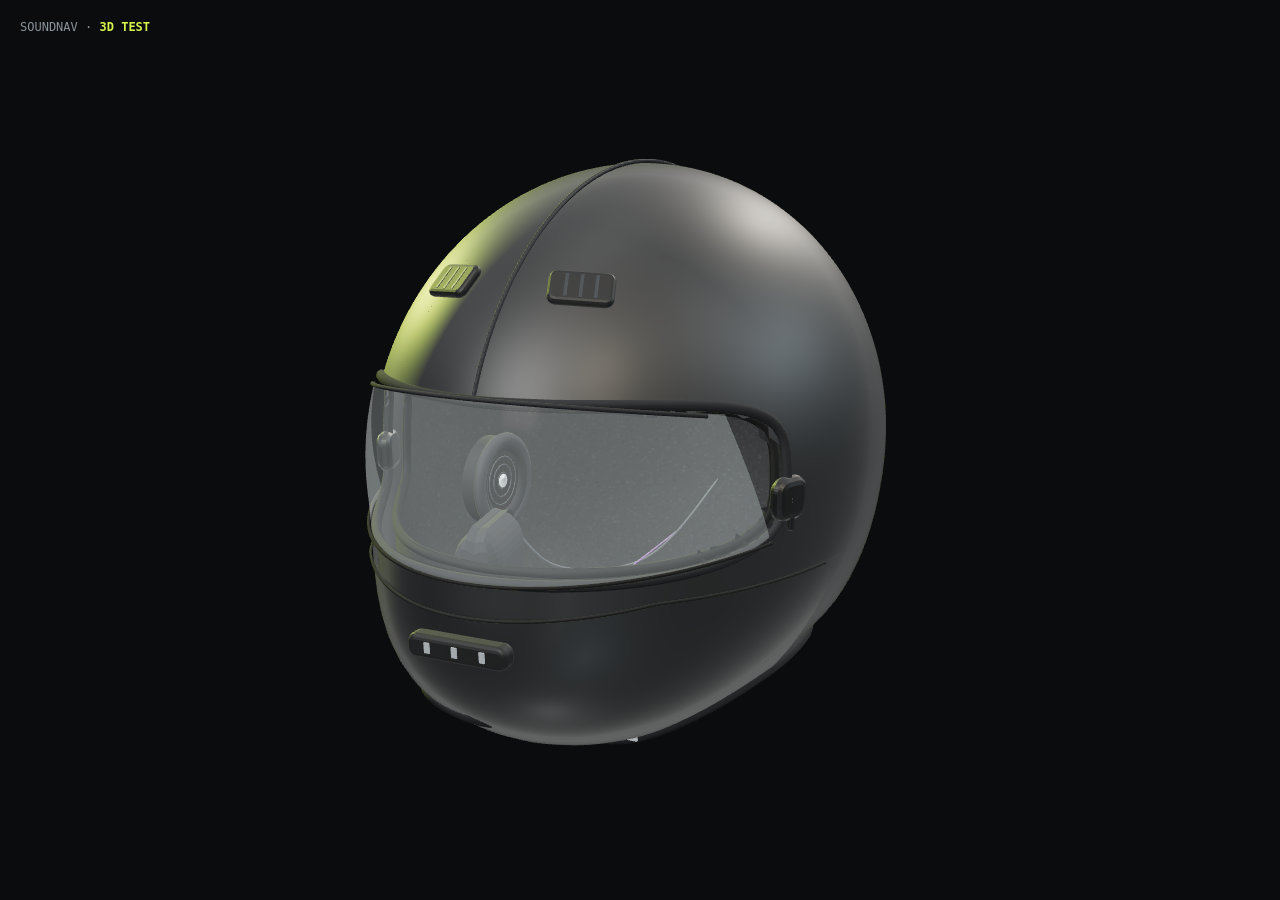
<file: dev.html>
<!doctype html>
<html lang="en">
<head>
<meta charset="utf-8">
<meta name="viewport" content="width=device-width,initial-scale=1">
<title>helmet dev</title>
<style>
  html,body{margin:0;height:100%;background:#0b0c0d;color:#f2efe8;font-family:Arial,sans-serif}
  #stage{position:absolute;inset:0}
  #stage canvas{display:block;width:100%;height:100%}
  .hud{position:fixed;left:20px;top:20px;font:12px monospace;color:#8b939b;z-index:2}
  .hud b{color:#d8f44b}
</style>
<script type="importmap">
{ "imports": { "three": "./vendor/three.module.js" } }
</script>
</head>
<body>
<div id="stage"></div>
<div class="hud">SOUNDNAV · <b>3D TEST</b></div>
<script type="module">
  import { createHelmetViewer } from "./js/helmet.js";
  const v = createHelmetViewer(document.getElementById("stage"), { hero: true, autoRotate: false });
  window.viewer = v;
  window.addEventListener("keydown", (e) => {
    if (e.key === "1") v.setPreset("three");
    if (e.key === "2") v.setPreset("rear");
    if (e.key === "3") v.setPreset("side");
    if (e.key === "4") v.setExplode(1);
    if (e.key === "5") v.setCutaway(1);
  });
</script>
</body>
</html>
</file>
<file: css/style.css>
/* ============================================================
   SOUNDNAV — product site
   palette: asphalt / bone / hi-vis / steel
   ============================================================ */

@font-face {
  font-family: "Archivo";
  src: url("../assets/fonts/Archivo-var.woff2") format("woff2");
  font-weight: 100 900;
  font-stretch: 75% 125%;
  font-style: normal;
  font-display: swap;
}
@font-face {
  font-family: "IBM Plex Mono";
  src: url("../assets/fonts/IBMPlexMono-400.woff2") format("woff2");
  font-weight: 400;
  font-style: normal;
  font-display: swap;
}
@font-face {
  font-family: "IBM Plex Mono";
  src: url("../assets/fonts/IBMPlexMono-500.woff2") format("woff2");
  font-weight: 500;
  font-style: normal;
  font-display: swap;
}

:root {
  --ink: #0b0d0e;
  --ink-2: #121516;
  --ink-3: #181c1d;
  --bone: #e9e4d7;
  --bone-2: #ded8c8;
  --paper: #f1ede2;
  --hi: #d8f44b;
  --hi-dim: #a8bd35;
  --steel: #8d959b;
  --steel-2: #5e666b;
  --line: rgba(233, 228, 215, 0.16);
  --line-strong: rgba(233, 228, 215, 0.3);
  --line-dark: rgba(11, 13, 14, 0.18);
  --signal: #f26a4b;
  --sans: "Archivo", "Arial Narrow", Arial, sans-serif;
  --mono: "IBM Plex Mono", "Courier New", monospace;
  --pad: clamp(20px, 4vw, 56px);
  --max: 1480px;
  --ease: cubic-bezier(0.2, 0.7, 0.2, 1);
}

* { box-sizing: border-box; }
[hidden] { display: none !important; }
html { scroll-behavior: smooth; }
body {
  margin: 0;
  background: var(--ink);
  color: var(--bone);
  font-family: var(--sans);
  font-size: 17px;
  line-height: 1.55;
  -webkit-font-smoothing: antialiased;
  text-rendering: optimizeLegibility;
  overflow-x: hidden;
}
body::after {
  content: "";
  position: fixed;
  inset: 0;
  z-index: 999;
  pointer-events: none;
  opacity: 0.035;
  background-image: url("data:image/svg+xml,%3Csvg xmlns='http://www.w3.org/2000/svg' width='140' height='140'%3E%3Cfilter id='n'%3E%3CfeTurbulence type='fractalNoise' baseFrequency='.75' numOctaves='3' stitchTiles='stitch'/%3E%3C/filter%3E%3Crect width='140' height='140' filter='url(%23n)' opacity='.55'/%3E%3C/svg%3E");
}
::selection { background: var(--hi); color: var(--ink); }
img, svg, canvas { max-width: 100%; }
canvas { display: block; }
a { color: inherit; }
button { font: inherit; color: inherit; }
h1, h2, h3, h4, p, figure { margin: 0; }
ul, ol { margin: 0; padding: 0; list-style: none; }
table { border-collapse: collapse; width: 100%; }

:focus-visible {
  outline: 2px solid var(--hi);
  outline-offset: 3px;
}

.skip {
  position: fixed;
  top: 8px;
  left: 8px;
  z-index: 1001;
  background: var(--hi);
  color: var(--ink);
  padding: 10px 14px;
  font-family: var(--mono);
  font-size: 12px;
  text-transform: uppercase;
  transform: translateY(-160%);
}
.skip:focus { transform: none; }

.wrap { width: 100%; max-width: var(--max); margin-inline: auto; padding-inline: var(--pad); }
.mono {
  font-family: var(--mono);
  font-size: 11px;
  font-weight: 400;
  letter-spacing: 0.12em;
  text-transform: uppercase;
  line-height: 1.5;
}
.mono-xs { font-family: var(--mono); font-size: 10px; letter-spacing: 0.1em; text-transform: uppercase; }
.hi { color: var(--hi); }
.steel { color: var(--steel); }
.rule { border: 0; border-top: 1px solid var(--line); }

/* ---------------- nav ---------------- */

.site-head {
  position: fixed;
  inset: 0 0 auto;
  z-index: 100;
  background: rgba(11, 13, 14, 0.9);
  backdrop-filter: blur(8px);
  border-bottom: 1px solid var(--line);
}
.nav {
  height: 64px;
  display: flex;
  align-items: center;
  justify-content: space-between;
  gap: 24px;
}
.brand {
  display: inline-flex;
  align-items: center;
  gap: 10px;
  text-decoration: none;
  font-weight: 800;
  font-size: 15px;
  letter-spacing: 0.14em;
  line-height: 1;
}
.nav-links {
  display: flex;
  align-items: center;
  gap: clamp(14px, 2vw, 32px);
}
.nav-links a {
  font-family: var(--mono);
  font-size: 10px;
  letter-spacing: 0.13em;
  text-transform: uppercase;
  text-decoration: none;
  color: var(--steel);
  padding-block: 8px;
  border-bottom: 1px solid transparent;
  transition: color 0.15s, border-color 0.15s;
}
.nav-links a:hover, .nav-links a[aria-current="true"] { color: var(--bone); border-color: var(--hi); }
.nav-toggle {
  display: none;
  background: none;
  border: 1px solid var(--line-strong);
  padding: 9px 12px;
  font-family: var(--mono);
  font-size: 10px;
  letter-spacing: 0.12em;
  cursor: pointer;
}
.nav-toggle span { display: inline-block; width: 12px; height: 1px; background: currentColor; margin-right: 8px; vertical-align: middle; }
.nav-toggle span::after { content: ""; display: block; width: 12px; height: 1px; background: currentColor; margin-top: 4px; }

/* ---------------- shared section furniture ---------------- */

section { position: relative; }
section[id] { scroll-margin-top: 80px; }
.section { padding-block: clamp(72px, 10vw, 150px); }
.node.is-idle,
.pipeline[data-flow="guidance"] .node[data-node="mic"] { opacity: 0.48; }
.node.is-idle:hover,
.pipeline[data-flow="guidance"] .node[data-node="mic"]:hover,
.pipeline[data-flow="guidance"] .node[data-node="mic"][aria-pressed="true"] { opacity: 1; }
.section-head {
  display: grid;
  grid-template-columns: minmax(0, 3fr) minmax(0, 9fr);
  gap: 24px;
  border-top: 1px solid var(--line);
  padding-top: 18px;
  margin-bottom: clamp(36px, 5vw, 64px);
}
.section-head .label { color: var(--steel); }
.section-head .label b { color: var(--hi); font-weight: 500; }
.section-title {
  font-size: clamp(34px, 4.6vw, 64px);
  font-weight: 650;
  line-height: 0.98;
  letter-spacing: -0.035em;
  max-width: 18ch;
}
.section-intro {
  max-width: 62ch;
  margin-top: 22px;
  color: var(--steel);
  font-size: clamp(16px, 1.35vw, 19px);
  line-height: 1.55;
}
.section-intro strong { color: var(--bone); font-weight: 500; }
.section-intro a { color: var(--hi); text-underline-offset: 3px; }
.bone-section {
  background: var(--bone);
  color: var(--ink);
  --line: var(--line-dark);
  --steel: #5e5c54;
  --hi: #556c00;
}
.bone-section .section-title { color: var(--ink); }
.bone-section .section-intro { color: #54534c; }
.bone-section .section-intro strong { color: var(--ink); }
.bone-section .section-head { border-color: var(--line-dark); }
.bone-section .section-head .label { color: #6c6a60; }
.bone-section .section-head .label b { color: #556c00; }

/* ---------------- hero ---------------- */

.hero {
  min-height: 100svh;
  padding-top: 64px;
  display: flex;
  flex-direction: column;
  justify-content: space-between;
  border-bottom: 1px solid var(--line);
  background:
    radial-gradient(120% 90% at 78% 18%, rgba(216, 244, 75, 0.055), transparent 48%),
    var(--ink);
  overflow: hidden;
}
.hero-grid {
  flex: 1;
  display: grid;
  grid-template-columns: minmax(0, 5fr) minmax(0, 7fr);
  align-items: stretch;
  min-height: calc(100svh - 64px - 46px);
}
.hero-copy {
  display: flex;
  flex-direction: column;
  justify-content: center;
  padding: clamp(36px, 6vh, 80px) clamp(24px, 3vw, 48px) clamp(36px, 6vh, 80px) 0;
  position: relative;
  z-index: 2;
}
.hero-eyebrow {
  display: flex;
  align-items: center;
  gap: 12px;
  color: var(--steel);
  margin-bottom: clamp(26px, 4vh, 46px);
}
.hero-eyebrow::before { content: ""; width: 28px; height: 1px; background: var(--hi); }
.hero h1 {
  font-size: clamp(46px, 5.6vw, 92px);
  font-weight: 720;
  line-height: 0.93;
  letter-spacing: -0.045em;
  text-wrap: balance;
}
.hero h1 em {
  font-style: normal;
  color: var(--hi);
}
.hero-sub {
  max-width: 44ch;
  margin-top: clamp(22px, 3vh, 32px);
  color: var(--steel);
  font-size: clamp(15px, 1.3vw, 18px);
}
.hero-sub strong { color: var(--bone); font-weight: 500; }
.hero-ctas { display: flex; flex-wrap: wrap; gap: 10px; margin-top: clamp(26px, 4vh, 40px); }
.btn {
  display: inline-flex;
  align-items: center;
  justify-content: center;
  gap: 10px;
  min-height: 46px;
  padding: 0 20px;
  border: 1px solid var(--line-strong);
  background: transparent;
  color: var(--bone);
  text-decoration: none;
  font-family: var(--mono);
  font-size: 10px;
  letter-spacing: 0.12em;
  text-transform: uppercase;
  cursor: pointer;
  transition: background 0.15s, color 0.15s, border-color 0.15s;
}
.btn:hover { background: var(--bone); color: var(--ink); border-color: var(--bone); }
.btn--hi { background: var(--hi); border-color: var(--hi); color: var(--ink); }
.btn--hi:hover { background: transparent; color: var(--hi); }
.btn--ghost { border-color: var(--line); color: var(--steel); }
.btn--sm { min-height: 34px; padding: 0 12px; font-size: 9px; }
.btn svg { width: 12px; height: 12px; }
.hero-meta {
  display: grid;
  grid-template-columns: repeat(3, minmax(0, 1fr));
  gap: 14px;
  margin-top: clamp(30px, 5vh, 54px);
  max-width: 470px;
}
.hero-meta div { border-top: 1px solid var(--line); padding-top: 10px; }
.hero-meta b { display: block; font-size: 13px; font-weight: 550; letter-spacing: -0.01em; }
.hero-meta span { display: block; color: var(--steel); margin-top: 4px; font-family: var(--mono); font-size: 9px; letter-spacing: 0.08em; text-transform: uppercase; }
.hero-stage {
  position: relative;
  border-left: 1px solid var(--line);
  min-height: 480px;
  background:
    linear-gradient(var(--line) 1px, transparent 1px) 0 0 / 64px 64px,
    linear-gradient(90deg, var(--line) 1px, transparent 1px) 0 0 / 64px 64px;
}
.hero-stage::before {
  content: "";
  position: absolute;
  inset: 7% 8% 9%;
  border: 1px solid rgba(216, 244, 75, 0.18);
  pointer-events: none;
}
.hero-stage::after {
  content: "";
  position: absolute;
  left: 8%;
  right: 8%;
  bottom: 9%;
  height: 1px;
  background: linear-gradient(90deg, transparent, rgba(216, 244, 75, 0.35), transparent);
  pointer-events: none;
}
#hero-viewer { position: absolute; inset: 0; }
#hero-viewer canvas { width: 100% !important; height: 100% !important; }
.stage-tag {
  position: absolute;
  z-index: 3;
  color: var(--steel);
  pointer-events: none;
}
.stage-tag--tl { top: 22px; left: 24px; }
.stage-tag--tr { top: 22px; right: 24px; text-align: right; }
.stage-tag--bl { bottom: 20px; left: 24px; }
.stage-tag--br { bottom: 20px; right: 24px; text-align: right; }
.stage-tag b { color: var(--hi); font-weight: 500; }
.stage-corner { position: absolute; width: 14px; height: 14px; border-color: var(--hi); border-style: solid; opacity: 0.75; pointer-events: none; }
.stage-corner--tl { top: 12px; left: 12px; border-width: 1px 0 0 1px; }
.stage-corner--tr { top: 12px; right: 12px; border-width: 1px 1px 0 0; }
.stage-corner--bl { bottom: 12px; left: 12px; border-width: 0 0 1px 1px; }
.stage-corner--br { bottom: 12px; right: 12px; border-width: 0 1px 1px 0; }

.ticker {
  border-top: 1px solid var(--line);
  border-bottom: 1px solid var(--line);
  overflow: hidden;
  background: var(--ink-2);
}
.ticker-track {
  display: flex;
  width: max-content;
  animation: ticker 52s linear infinite;
}
.ticker:hover .ticker-track { animation-play-state: paused; }
.ticker-group { display: flex; align-items: center; }
.ticker-item {
  display: inline-flex;
  align-items: center;
  gap: 10px;
  padding: 13px 22px;
  font-family: var(--mono);
  font-size: 9px;
  letter-spacing: 0.11em;
  text-transform: uppercase;
  color: var(--steel);
  white-space: nowrap;
}
.ticker-item::before { content: "✳"; color: var(--hi); font-size: 12px; }
.ticker-item b { color: var(--bone); font-weight: 400; }
@keyframes ticker { to { transform: translateX(-50%); } }

/* ---------------- glance ---------------- */

.glance-quote {
  font-size: clamp(30px, 4.2vw, 58px);
  font-weight: 560;
  line-height: 1.08;
  letter-spacing: -0.03em;
  max-width: 24ch;
  text-wrap: balance;
}
.glance-quote em {
  display: block;
  margin-top: 0.1em;
  background: var(--ink);
  color: #d8f44b;
  font-style: normal;
  padding: 0.12em 0 0.16em;
}
.glance-grid {
  display: grid;
  grid-template-columns: minmax(0, 5fr) minmax(0, 7fr);
  gap: clamp(32px, 6vw, 90px);
  align-items: start;
  margin-top: clamp(40px, 6vw, 72px);
}
.glance-body p { max-width: 56ch; color: #4d4b44; }
.glance-body p + p { margin-top: 18px; }
.glance-body strong { color: var(--ink); font-weight: 600; }
.observations {
  display: grid;
  gap: 0;
  border-top: 1px solid var(--line-dark);
}
.observation {
  display: grid;
  grid-template-columns: 44px minmax(0, 1fr);
  gap: 16px;
  padding: 20px 0;
  border-bottom: 1px solid var(--line-dark);
}
.observation .n { font-family: var(--mono); font-size: 10px; color: var(--hi); padding-top: 3px; }
.observation b { display: block; font-size: 17px; font-weight: 600; letter-spacing: -0.015em; }
.observation p { color: #55534b; font-size: 14px; margin-top: 4px; max-width: 46ch; }
.observation .src { display: inline-block; margin-top: 7px; font-family: var(--mono); font-size: 8px; letter-spacing: 0.1em; text-transform: uppercase; color: #77746a; }
.field-note {
  display: flex;
  gap: 16px;
  align-items: flex-start;
  border-left: 3px solid var(--hi);
  padding: 4px 0 4px 18px;
  margin-top: 28px;
  font-size: 13px;
  color: #55534b;
  max-width: 58ch;
}
.field-note b { color: var(--ink); font-weight: 600; }

/* ---------------- pivot ---------------- */

.pivot-grid {
  display: grid;
  grid-template-columns: repeat(2, minmax(0, 1fr));
  gap: 1px;
  background: var(--line);
  border: 1px solid var(--line);
}
.iteration {
  background: var(--ink);
  padding: clamp(24px, 3vw, 40px);
  display: flex;
  flex-direction: column;
}
.iteration--dead { background: #0e1011; }
.iteration-head { display: flex; justify-content: space-between; gap: 16px; align-items: flex-start; }
.iteration-kicker { color: var(--steel); }
.iteration h3 { font-size: clamp(22px, 2.2vw, 32px); font-weight: 620; letter-spacing: -0.03em; margin-top: 10px; }
.tag {
  display: inline-flex;
  align-items: center;
  gap: 7px;
  padding: 5px 8px;
  border: 1px solid var(--line-strong);
  font-family: var(--mono);
  font-size: 8px;
  letter-spacing: 0.1em;
  text-transform: uppercase;
  white-space: nowrap;
}
.tag::before { content: ""; width: 6px; height: 6px; background: currentColor; }
.tag--built { color: var(--hi); border-color: rgba(216, 244, 75, 0.4); }
.tag--sim { color: #e8c46a; border-color: rgba(232, 196, 106, 0.35); }
.tag--none { color: var(--signal); border-color: rgba(242, 106, 75, 0.35); }
.tag--dead { color: var(--steel); border-color: var(--line); }
.iteration-figure {
  margin: 26px 0;
  border: 1px solid var(--line);
  background: #090b0c;
  aspect-ratio: 16 / 9;
  display: grid;
  place-items: center;
  position: relative;
  overflow: hidden;
}
.iteration-figure svg { width: 100%; height: 100%; }
.iteration-figure .fig-label { position: absolute; left: 10px; bottom: 8px; color: var(--steel-2); }
.iteration-list { display: grid; gap: 12px; margin-top: 4px; }
.iteration-list li { display: grid; grid-template-columns: 18px minmax(0, 1fr); gap: 10px; font-size: 13px; color: var(--steel); }
.iteration-list li::before { content: "—"; color: var(--steel-2); }
.iteration-list b { color: var(--bone); font-weight: 500; }
.iteration-foot { margin-top: auto; padding-top: 22px; color: var(--steel); }
.verdict {
  display: flex;
  align-items: center;
  gap: 12px;
  padding: 12px 0 0;
  border-top: 1px solid var(--line);
  margin-top: 24px;
  font-family: var(--mono);
  font-size: 9px;
  letter-spacing: 0.1em;
  text-transform: uppercase;
}
.verdict strong { color: var(--hi); font-weight: 500; }

.decision-table { margin-top: clamp(32px, 4vw, 52px); border-top: 1px solid var(--line); }
.decision-row {
  display: grid;
  grid-template-columns: 1.1fr 1fr 1fr;
  gap: 24px;
  padding: 16px 0;
  border-bottom: 1px solid var(--line);
  font-size: 14px;
}
.decision-row--head { font-family: var(--mono); font-size: 9px; letter-spacing: 0.11em; text-transform: uppercase; color: var(--steel); }
.decision-row b { font-weight: 500; }
.decision-row .no { color: var(--steel-2); text-decoration: line-through; text-decoration-thickness: 1px; }
.decision-row .yes { color: var(--hi); }

/* ---------------- system ---------------- */

.system-tabs {
  display: flex;
  gap: 0;
  border: 1px solid var(--line);
  width: fit-content;
  margin-bottom: 28px;
}
.system-tab {
  background: transparent;
  border: 0;
  padding: 10px 16px;
  font-family: var(--mono);
  font-size: 9px;
  letter-spacing: 0.11em;
  text-transform: uppercase;
  color: var(--steel);
  cursor: pointer;
}
.system-tab[aria-selected="true"] { background: var(--hi); color: var(--ink); }
.pipeline {
  display: flex;
  align-items: stretch;
  border: 1px solid var(--line);
  background: var(--ink-2);
}
.node {
  flex: 1 1 0;
  min-width: 0;
  text-align: left;
  background: transparent;
  border: 0;
  padding: 20px 16px 18px;
  cursor: pointer;
  position: relative;
  transition: background 0.15s;
}
.node:hover { background: var(--ink-3); }
.node[aria-pressed="true"] { background: var(--hi); color: var(--ink); }
.node[aria-pressed="true"] .node-idx, .node[aria-pressed="true"] .node-part, .node[aria-pressed="true"] .node-status { color: var(--ink); opacity: 0.72; }
.node-idx { font-family: var(--mono); font-size: 9px; letter-spacing: 0.1em; color: var(--steel); }
.node-name { display: block; font-size: clamp(14px, 1.2vw, 17px); font-weight: 600; line-height: 1.15; letter-spacing: -0.02em; margin-top: 18px; }
.node-part { display: block; color: var(--steel); font-size: 11px; margin-top: 5px; line-height: 1.35; }
.node-status { display: flex; align-items: center; gap: 6px; font-family: var(--mono); font-size: 8px; letter-spacing: 0.08em; text-transform: uppercase; color: var(--steel); margin-top: 16px; }
.node-status::before { content: ""; width: 5px; height: 5px; background: currentColor; }
.node-status.is-built::before { background: var(--hi); }
.node-status.is-sim::before { background: #e8c46a; }
.node-status.is-none::before { background: var(--signal); }
.node-link { flex: 0 0 42px; display: grid; place-items: center; color: var(--steel-2); position: relative; }
.node-link::before { content: ""; position: absolute; left: 0; right: 0; top: 50%; height: 1px; background: var(--line-strong); }
.node-link::after {
  content: "";
  width: 6px; height: 6px;
  border-top: 1px solid var(--steel-2);
  border-right: 1px solid var(--steel-2);
  transform: rotate(45deg);
  background: var(--ink-2);
  position: relative;
}
.node-link span { position: relative; z-index: 1; background: var(--ink-2); padding: 4px; font-size: 8px; }
.system-detail {
  display: grid;
  grid-template-columns: minmax(0, 7fr) minmax(0, 4fr);
  gap: clamp(24px, 4vw, 64px);
  border: 1px solid var(--line);
  border-top: 0;
  padding: clamp(24px, 3vw, 38px);
  background: #0e1112;
}
.system-detail h3 { font-size: clamp(22px, 2.4vw, 34px); font-weight: 620; letter-spacing: -0.03em; }
.system-detail p { color: var(--steel); max-width: 62ch; margin-top: 12px; font-size: 15px; }
.system-detail .detail-side { border-left: 1px solid var(--line); padding-left: clamp(18px, 2.5vw, 32px); }
.detail-side dl { margin: 0; }
.detail-side dt { font-family: var(--mono); font-size: 8px; letter-spacing: 0.1em; text-transform: uppercase; color: var(--steel); margin-top: 14px; }
.detail-side dd { margin: 4px 0 0; font-size: 13px; line-height: 1.45; }
.detail-side dd.hi { color: var(--hi); }
.system-strips { display: grid; grid-template-columns: repeat(2, minmax(0, 1fr)); gap: 14px; margin-top: 14px; }
.strip {
  border: 1px solid var(--line);
  padding: 16px;
  display: flex;
  flex-wrap: wrap;
  align-items: center;
  gap: 8px;
}
.strip--dash { border-style: dashed; }
.strip .strip-label { width: 100%; display: flex; justify-content: space-between; gap: 10px; margin-bottom: 8px; color: var(--steel); }
.strip b { font-weight: 500; font-size: 12px; }
.strip .arrow { color: var(--hi); font-size: 12px; }

/* ---------------- anatomy ---------------- */

.anatomy-grid {
  display: grid;
  grid-template-columns: minmax(0, 7fr) minmax(0, 5fr);
  gap: 1px;
  background: var(--line);
  border: 1px solid var(--line);
}
.anatomy-stage {
  background:
    linear-gradient(rgba(233,228,215,.045) 1px, transparent 1px) 0 0 / 48px 48px,
    linear-gradient(90deg, rgba(233,228,215,.045) 1px, transparent 1px) 0 0 / 48px 48px,
    #080a0b;
  position: relative;
  min-height: 620px;
}
#anatomy-viewer { position: absolute; inset: 0; }
#anatomy-viewer canvas { width: 100% !important; height: 100% !important; }
.stage-hint { position: absolute; left: 18px; bottom: 16px; z-index: 2; color: var(--steel-2); pointer-events: none; }
.anatomy-panel { background: var(--ink-2); padding: clamp(20px, 2.5vw, 32px); display: flex; flex-direction: column; }
.control-row { display: flex; flex-wrap: wrap; gap: 8px; margin-bottom: 18px; }
.control {
  border: 1px solid var(--line-strong);
  background: transparent;
  color: var(--steel);
  padding: 8px 10px;
  font-family: var(--mono);
  font-size: 8px;
  letter-spacing: 0.09em;
  text-transform: uppercase;
  cursor: pointer;
}
.control:hover { color: var(--bone); border-color: var(--bone); }
.control[aria-pressed="true"] { background: var(--hi); border-color: var(--hi); color: var(--ink); }
.parts { border-top: 1px solid var(--line); margin-top: 8px; }
.part-btn {
  width: 100%;
  display: grid;
  grid-template-columns: 26px minmax(0, 1fr) auto;
  gap: 8px;
  align-items: center;
  padding: 11px 0;
  border: 0;
  border-bottom: 1px solid var(--line);
  background: transparent;
  text-align: left;
  cursor: pointer;
}
.part-btn span:first-child { font-family: var(--mono); font-size: 8px; color: var(--steel-2); }
.part-btn b { font-weight: 500; font-size: 13px; letter-spacing: -0.01em; }
.part-btn em { font-style: normal; font-family: var(--mono); font-size: 8px; letter-spacing: 0.08em; text-transform: uppercase; color: var(--steel); }
.part-btn:hover b, .part-btn[aria-pressed="true"] b { color: var(--hi); }
.part-btn[aria-pressed="true"] { border-bottom-color: var(--hi); }
.part-detail { padding-top: 20px; margin-top: auto; }
.part-detail h3 { font-size: 20px; font-weight: 600; letter-spacing: -0.02em; }
.part-detail p { color: var(--steel); font-size: 13px; margin-top: 8px; line-height: 1.5; }
.part-detail .part-meta { display: flex; flex-wrap: wrap; gap: 8px; margin-top: 12px; }

/* ---------------- reference plates ---------------- */

.plate-grid {
  display: grid;
  grid-template-columns: 1fr;
  gap: clamp(18px, 2.4vw, 32px);
  align-items: start;
}
.plate {
  margin: 0;
  background: var(--paper);
  border: 1px solid var(--line-dark);
  display: flex;
  flex-direction: column;
  min-width: 0;
}
.plate-grid > .plate:only-child { max-width: 900px; }
.plate-frame { padding: clamp(12px, 1.6vw, 20px); background: #f5f2ea; }
.plate-frame img { display: block; width: 100%; height: auto; }
.plate figcaption {
  padding: 16px 18px 18px;
  border-top: 1px solid var(--line-dark);
  display: flex;
  flex-direction: column;
  gap: 6px;
}
.plate figcaption b {
  font-family: var(--mono);
  font-size: 9px;
  font-weight: 500;
  letter-spacing: 0.12em;
  text-transform: uppercase;
  color: var(--ink);
}
.plate figcaption span { font-size: 12px; line-height: 1.5; color: #54534c; }
.plate figcaption em {
  font-style: normal;
  font-family: var(--mono);
  font-size: 8px;
  letter-spacing: 0.1em;
  text-transform: uppercase;
  color: #6b6a60;
  margin-top: 4px;
}
@media (max-width: 820px) {
  .plate-grid { grid-template-columns: 1fr; }
}

/* ---------------- cues ---------------- */

.cues-grid {
  display: grid;
  grid-template-columns: minmax(0, 5fr) minmax(0, 7fr);
  gap: clamp(32px, 6vw, 86px);
  align-items: start;
}
.phone-wrap { display: flex; flex-direction: column; align-items: center; gap: 14px; }
.phone {
  width: min(320px, 100%);
  aspect-ratio: 9 / 18.6;
  border: 2px solid #303538;
  border-radius: 34px;
  background: #050708;
  padding: 9px;
  position: relative;
  box-shadow: 0 30px 60px rgba(0, 0, 0, 0.45);
}
.phone::after {
  content: "";
  position: absolute;
  top: 15px;
  left: 50%;
  transform: translateX(-50%);
  width: 74px;
  height: 17px;
  background: #050708;
  border-radius: 10px;
  z-index: 5;
}
.phone-screen {
  height: 100%;
  border-radius: 27px;
  overflow: hidden;
  background: #0d1112;
  display: flex;
  flex-direction: column;
  position: relative;
}
.phone-top {
  display: flex;
  justify-content: space-between;
  padding: 12px 14px 4px;
  font-family: var(--mono);
  font-size: 8px;
  letter-spacing: 0.08em;
  color: #d6d2c7;
  z-index: 4;
}
.phone-head { padding: 8px 14px 10px; display: flex; justify-content: space-between; align-items: center; border-bottom: 1px solid rgba(233,228,215,.1); }
.phone-head b { font-size: 11px; letter-spacing: 0.12em; font-weight: 600; }
.phone-head span { font-family: var(--mono); font-size: 7px; letter-spacing: 0.09em; color: var(--steel); }
.phone-map { position: relative; flex: 1; min-height: 0; }
.phone-map svg { width: 100%; height: 100%; display: block; }
.map-dot { fill: var(--hi); }
.map-dot-ring { fill: none; stroke: var(--hi); stroke-width: 1.2; opacity: 0.45; }
.phone-cue {
  position: absolute;
  left: 10px; right: 10px; bottom: 10px;
  background: #111617;
  border: 1px solid rgba(216, 244, 75, 0.35);
  padding: 12px;
  z-index: 4;
}
.phone-cue .pc-top { display: flex; justify-content: space-between; align-items: center; color: var(--hi); font-family: var(--mono); font-size: 8px; letter-spacing: 0.09em; text-transform: uppercase; }
.phone-cue b { display: block; font-size: 22px; line-height: 1.05; letter-spacing: -0.03em; margin-top: 6px; font-weight: 600; }
.phone-cue small { display: block; color: var(--steel); font-family: var(--mono); font-size: 8px; margin-top: 6px; letter-spacing: 0.06em; }
.phone-foot { padding: 7px 12px; font-family: var(--mono); font-size: 7px; letter-spacing: 0.08em; color: var(--steel-2); display: flex; justify-content: space-between; border-top: 1px solid rgba(233,228,215,.08); }
.phone-note { text-align: center; color: var(--steel-2); max-width: 320px; }
.cue-controls { display: flex; flex-wrap: wrap; gap: 10px; align-items: center; margin-bottom: 18px; }
.seg { display: inline-flex; border: 1px solid var(--line); }
.seg button { background: transparent; border: 0; color: var(--steel); padding: 9px 13px; font-family: var(--mono); font-size: 8px; letter-spacing: 0.1em; text-transform: uppercase; cursor: pointer; }
.seg button[aria-pressed="true"] { background: var(--bone); color: var(--ink); }
.cue-list { border-top: 1px solid var(--line); }
.cue {
  display: grid;
  grid-template-columns: 42px minmax(0, 1.1fr) minmax(120px, 1.3fr) auto;
  gap: 14px;
  align-items: center;
  padding: 14px 0;
  border-bottom: 1px solid var(--line);
  text-align: left;
  width: 100%;
  background: transparent;
  border-left: 0; border-right: 0; border-top: 0;
  cursor: pointer;
}
.cue:hover .cue-name, .cue.is-active .cue-name { color: var(--hi); }
.cue-code { font-family: var(--mono); font-size: 11px; color: var(--steel); border: 1px solid var(--line-strong); width: 30px; height: 30px; display: grid; place-items: center; }
.cue-name { font-size: 16px; font-weight: 550; letter-spacing: -0.02em; transition: color 0.15s; }
.cue-name small { display: block; color: var(--steel); font-size: 11px; font-weight: 400; margin-top: 2px; }
.cue-bars { display: flex; align-items: center; gap: 3px; height: 18px; }
.cue-bars i { display: block; height: 8px; background: var(--steel-2); }
.cue-bars i.on { background: var(--hi); }
.cue.is-active .cue-bars i { background: var(--hi); }
.cue-pattern { font-family: var(--mono); font-size: 8px; letter-spacing: 0.06em; color: var(--steel-2); margin-top: 4px; }
.cue-play { width: 34px; height: 34px; display: grid; place-items: center; border: 1px solid var(--line-strong); color: var(--bone); }
.cue-play svg { width: 10px; height: 10px; }
.cue:hover .cue-play { border-color: var(--hi); color: var(--hi); }
.cue-note { margin-top: 22px; color: var(--steel); font-size: 12px; max-width: 64ch; border-left: 1px solid var(--line-strong); padding-left: 14px; }
.cue-note b { color: var(--bone); font-weight: 500; }
.speech-warning { margin-top: 8px; color: var(--signal); font-family: var(--mono); font-size: 8px; letter-spacing: 0.06em; display: none; }
.speech-warning.show { display: block; }

/* ---------------- status ---------------- */

.table-scroll { overflow-x: auto; border-top: 1px solid var(--line); }
.status-table { min-width: 780px; }
.status-table th {
  text-align: left;
  font-family: var(--mono);
  font-size: 8px;
  font-weight: 400;
  letter-spacing: 0.1em;
  text-transform: uppercase;
  color: var(--steel);
  padding: 12px 16px 12px 0;
  border-bottom: 1px solid var(--line);
}
.status-table td { padding: 14px 16px 14px 0; border-bottom: 1px solid var(--line); font-size: 13px; vertical-align: top; }
.status-table td:first-child { font-weight: 500; color: var(--bone); }
.status-table td:nth-child(2) { width: 120px; }
.status-table td:nth-child(3) { color: var(--steel); }
.status-table td:last-child { color: var(--steel-2); width: 200px; }
.status-table tr:hover td { background: rgba(233,228,215,.02); }
.claim {
  margin-top: 24px;
  border: 1px solid var(--line-strong);
  border-left: 3px solid var(--signal);
  padding: 18px 20px;
  display: grid;
  grid-template-columns: minmax(0, 4fr) minmax(0, 8fr);
  gap: 20px;
  align-items: start;
}
.claim b { color: var(--signal); }
.claim p { color: var(--steel); font-size: 13px; max-width: 72ch; }
.claim p strong { color: var(--bone); font-weight: 500; }

/* ---------------- field notes ---------------- */

.quotes { display: grid; grid-template-columns: repeat(3, minmax(0, 1fr)); gap: 1px; background: var(--line-dark); border: 1px solid var(--line-dark); margin-top: 34px; }
.quote { background: var(--bone); padding: clamp(22px, 2.5vw, 32px); display: flex; flex-direction: column; min-height: 230px; }
.quote q { font-size: clamp(18px, 1.7vw, 23px); font-weight: 520; line-height: 1.25; letter-spacing: -0.02em; quotes: none; }
.quote q::before { content: "“"; display: block; font-size: 34px; line-height: 0.6; color: #82960e; margin-bottom: 12px; }
.quote--open q::before { display: none; }
.quote--open .mono-xs { margin-bottom: 10px; }
.quote footer { margin-top: auto; padding-top: 22px; font-family: var(--mono); font-size: 8px; letter-spacing: 0.1em; text-transform: uppercase; color: #6d6a60; }
.response { margin-top: 28px; display: grid; grid-template-columns: minmax(0, 4fr) minmax(0, 8fr); gap: 24px; }
.response p { color: #4f4d46; font-size: 14px; max-width: 70ch; }
.response p strong { color: var(--ink); font-weight: 600; }
.bone-section .tag { border-color: rgba(11,13,14,.28); }
.bone-section .tag--built { color: #556c00; }
.bone-section .tag--sim { color: #7c5a00; }
.bone-section .tag--none { color: #9c3f2b; }

/* ---------------- timeline ---------------- */

.timeline { border-top: 1px solid var(--line); }
.tl-item {
  display: grid;
  grid-template-columns: 130px 40px minmax(0, 1fr);
  gap: 20px;
  padding: 22px 0;
  border-bottom: 1px solid var(--line);
  align-items: start;
}
.tl-date { font-family: var(--mono); font-size: 9px; letter-spacing: 0.1em; text-transform: uppercase; color: var(--steel); padding-top: 3px; }
.tl-dot { width: 9px; height: 9px; border: 1px solid var(--steel-2); margin-top: 4px; position: relative; }
.tl-item--now .tl-dot { background: var(--hi); border-color: var(--hi); }
.tl-item--dead .tl-dot { background: transparent; border-color: var(--signal); }
.tl-body b { display: block; font-size: clamp(18px, 1.8vw, 24px); font-weight: 550; letter-spacing: -0.02em; }
.tl-body p { color: var(--steel); font-size: 13px; margin-top: 5px; max-width: 70ch; }
.tl-body .tag { margin-top: 10px; margin-right: 6px; }

/* ---------------- next ---------------- */

.next-list { border-top: 1px solid var(--line); }
.next-item {
  display: grid;
  grid-template-columns: 54px minmax(0, 1fr) 150px;
  gap: 20px;
  padding: 20px 0;
  border-bottom: 1px solid var(--line);
  align-items: center;
}
.next-item .n { font-family: var(--mono); font-size: 10px; color: var(--hi); }
.next-item b { font-size: 17px; font-weight: 550; letter-spacing: -0.015em; }
.next-item p { color: var(--steel); font-size: 12px; margin-top: 3px; }
.next-item .tag { justify-self: end; }

/* ---------------- footer ---------------- */

.site-foot { border-top: 1px solid var(--line); padding-block: 48px 32px; background: #090b0c; }
.foot-grid { display: grid; grid-template-columns: minmax(0, 5fr) minmax(0, 7fr); gap: 32px; }
.foot-brand { font-size: 26px; font-weight: 750; letter-spacing: 0.1em; }
.foot-brand span { color: var(--hi); }
.foot-note { color: var(--steel); font-size: 12px; max-width: 46ch; margin-top: 12px; }
.foot-cols { display: grid; grid-template-columns: repeat(3, minmax(0, 1fr)); gap: 24px; }
.foot-cols h3 { font-family: var(--mono); font-size: 8px; letter-spacing: 0.11em; text-transform: uppercase; color: var(--steel-2); margin-bottom: 10px; }
.foot-cols a, .foot-cols p { display: block; color: var(--steel); text-decoration: none; font-size: 12px; margin-top: 6px; }
.foot-cols a:hover { color: var(--hi); }
.foot-base { display: flex; justify-content: space-between; gap: 20px; border-top: 1px solid var(--line); margin-top: 40px; padding-top: 16px; color: var(--steel-2); }

/* ---------------- reveal ---------------- */

.js .reveal { opacity: 0; transform: translateY(18px); transition: opacity 0.7s var(--ease), transform 0.7s var(--ease); }
.js .reveal.in { opacity: 1; transform: none; }
.js .reveal:nth-child(2) { transition-delay: 0.05s; }
.js .reveal:nth-child(3) { transition-delay: 0.1s; }
.js .reveal:nth-child(4) { transition-delay: 0.15s; }

/* ---------------- responsive ---------------- */

@media (max-width: 1100px) {
  .hero-grid { grid-template-columns: minmax(0, 6fr) minmax(0, 6fr); }
  .hero-copy { padding-right: 24px; }
  .glance-grid, .cues-grid { grid-template-columns: 1fr; }
  .glance-quote { max-width: 26ch; }
  .anatomy-grid { grid-template-columns: 1fr; }
  .anatomy-stage { min-height: 520px; }
  .anatomy-panel { display: grid; grid-template-columns: minmax(0, 1fr) minmax(0, 1fr); gap: 24px; }
  .anatomy-panel .control-row { grid-column: 1 / -1; }
  .part-detail { margin-top: 0; }
  .foot-grid { grid-template-columns: 1fr; }
}

@media (max-width: 860px) {
  body { font-size: 16px; }
  .nav-toggle { display: inline-flex; align-items: center; }
  .nav-links {
    position: fixed;
    top: 64px;
    left: 0;
    right: 0;
    background: #0b0d0e;
    border-bottom: 1px solid var(--line);
    flex-direction: column;
    align-items: stretch;
    gap: 0;
    padding: 12px var(--pad) 24px;
    transform: translateY(-120%);
    visibility: hidden;
    transition: transform 0.25s var(--ease), visibility 0.25s;
  }
  body.menu-open .nav-links { transform: none; visibility: visible; }
  .nav-links a { padding: 14px 0; font-size: 11px; border-bottom: 1px solid var(--line); }
  .hero { min-height: auto; }
  .hero-grid { grid-template-columns: 1fr; }
  .hero-copy { padding: 56px 0 32px; }
  .hero-stage { border-left: 0; border-top: 1px solid var(--line); min-height: 440px; }
  .hero h1 { font-size: clamp(44px, 11vw, 72px); }
  .section-head { grid-template-columns: 1fr; gap: 12px; }
  .section-title { max-width: 22ch; }
  .pivot-grid { grid-template-columns: 1fr; }
  .decision-row { grid-template-columns: 1fr; gap: 4px; padding: 14px 0; }
  .decision-row--head { display: none; }
  .pipeline { flex-direction: column; }
  .node-link { flex: 0 0 26px; }
  .node-link::before { top: 0; bottom: 0; left: 50%; right: auto; width: 1px; height: auto; }
  .node-link::after { transform: rotate(135deg); }
  .system-detail { grid-template-columns: 1fr; }
  .system-detail .detail-side { border-left: 0; border-top: 1px solid var(--line); padding-left: 0; padding-top: 16px; }
  .system-strips { grid-template-columns: 1fr; }
  .quotes { grid-template-columns: 1fr; }
  .quote { min-height: 0; }
  .response { grid-template-columns: 1fr; gap: 10px; }
  .claim { grid-template-columns: 1fr; gap: 8px; }
  .table-scroll { overflow: visible; border-top: 0; }
  .status-table { display: block; min-width: 0; width: 100%; }
  .status-table thead { display: none; }
  .status-table tbody, .status-table tr { display: block; }
  .status-table tr { padding: 18px 0 16px; border-bottom: 1px solid var(--line); }
  .status-table td, .status-table td:nth-child(2), .status-table td:last-child { display: block; width: auto; padding: 0; border: 0; }
  .status-table td:first-child { font-size: 15px; margin-bottom: 8px; }
  .status-table td:nth-child(2) { margin-bottom: 10px; }
  .status-table td:nth-child(3), .status-table td:nth-child(4) { font-size: 12px; line-height: 1.5; }
  .status-table td:nth-child(3)::before, .status-table td:nth-child(4)::before {
    display: block;
    font-family: var(--mono);
    font-size: 8px;
    letter-spacing: 0.1em;
    text-transform: uppercase;
    color: var(--steel-2);
    margin-bottom: 3px;
  }
  .status-table td:nth-child(3)::before { content: "What exists"; }
  .status-table td:nth-child(4)::before { content: "What is missing"; margin-top: 10px; }
  .status-table tr:hover td { background: transparent; }
  .foot-cols { grid-template-columns: 1fr 1fr; }
  .anatomy-panel { grid-template-columns: 1fr; }
  .cue { grid-template-columns: 38px minmax(0, 1fr) auto; }
  .cue-bars-wrap { display: none; }
  .timeline .tl-item { grid-template-columns: 90px 20px minmax(0, 1fr); gap: 12px; }
  .next-item { grid-template-columns: 36px minmax(0, 1fr); }
  .next-item .tag { grid-column: 2; justify-self: start; }
  .foot-base { flex-direction: column; gap: 8px; }
}

@media (max-width: 520px) {
  .hero-meta { grid-template-columns: 1fr 1fr; }
  .hero-meta div:last-child { display: none; }
  .stage-tag--tr, .stage-tag--br { display: none; }
  .anatomy-stage { min-height: 420px; }
  .cue { grid-template-columns: 34px minmax(0, 1fr) 34px; gap: 10px; }
  .cue-name { font-size: 14px; }
  .phone { width: 280px; }
  .foot-cols { grid-template-columns: 1fr; }
}

@media (prefers-reduced-motion: reduce) {
  html { scroll-behavior: auto; }
  *, *::before, *::after { animation-duration: 0.001ms !important; animation-iteration-count: 1 !important; transition-duration: 0.001ms !important; }
  .js .reveal { opacity: 1; transform: none; }
}

@media print {
  .site-head, .ticker, .nav-toggle, .hero-stage, .anatomy-stage, .phone-wrap, .site-foot { display: none !important; }
  body { background: #fff; color: #000; }
  .section { padding-block: 24px; }
  .bone-section { background: #fff; }
  a { text-decoration: underline; }
}
</file>
